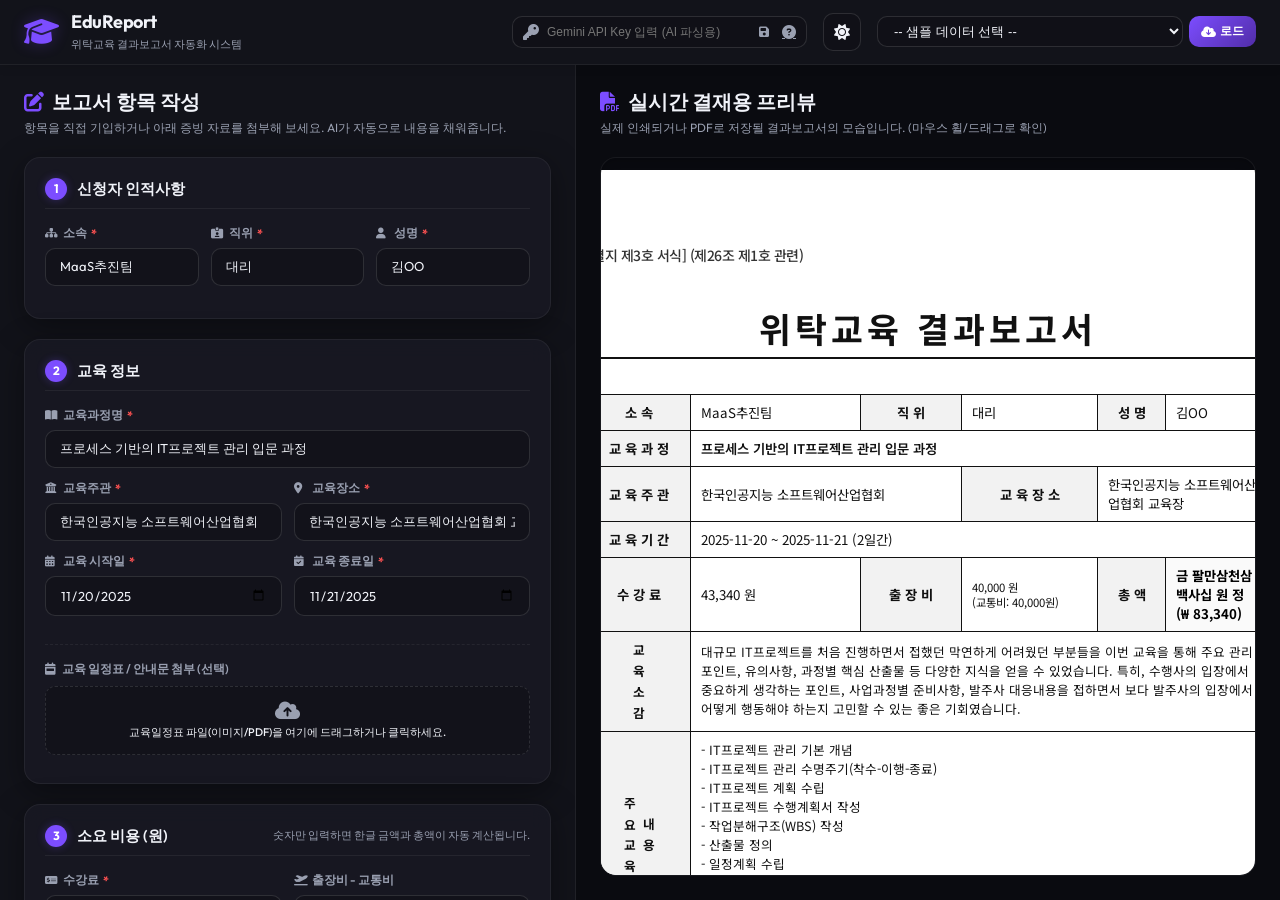
<file: index.html>
<!DOCTYPE html>
<html lang="ko">
<head>
    <meta charset="UTF-8">
    <meta name="viewport" content="width=device-width, initial-scale=1.0">
    <title>위탁교육 결과보고서 자동 작성기</title>
    <!-- Google Fonts: Outfit (UI), Noto Sans KR (Korean Business Document Formal Font) -->
    <link rel="preconnect" href="https://fonts.googleapis.com">
    <link rel="preconnect" href="https://fonts.gstatic.com" crossorigin>
    <link href="https://fonts.googleapis.com/css2?family=Noto+Sans+KR:wght@300;400;500;700&family=Outfit:wght@300;400;500;600;700&display=swap" rel="stylesheet">
    <!-- FontAwesome for Premium Icons -->
    <link rel="stylesheet" href="https://cdnjs.cloudflare.com/ajax/libs/font-awesome/6.4.0/css/all.min.css">
    <link rel="stylesheet" href="style.css">
</head>
<body class="dark-theme"> <!-- Dark mode by default for premium visual aesthetic -->
    <div class="app-container">
        <!-- Top Navigation Bar -->
        <header class="app-header">
            <div class="header-logo">
                <i class="fa-solid fa-graduation-cap logo-icon"></i>
                <div class="logo-text">
                    <h1>EduReport</h1>
                    <span>위탁교육 결과보고서 자동화 시스템</span>
                </div>
            </div>
            <div class="header-controls">
                <div class="api-key-container">
                    <i class="fa-solid fa-key api-icon"></i>
                    <input type="password" id="geminiApiKey" placeholder="Gemini API Key 입력 (AI 파싱용)">
                    <button id="saveApiKeyBtn" title="API Key 저장"><i class="fa-solid fa-save"></i></button>
                    <a href="https://aistudio.google.com/" target="_blank" class="key-help" title="무료 API 키 발급 받기"><i class="fa-solid fa-circle-question"></i></a>
                </div>
                <button id="themeToggle" class="icon-btn" title="테마 변경">
                    <i class="fa-solid fa-sun sun-icon"></i>
                    <i class="fa-solid fa-moon moon-icon"></i>
                </button>
                <div class="preset-selector">
                    <select id="presetSelect">
                        <option value="">-- 샘플 데이터 선택 --</option>
                        <option value="preset1">김인영 - MaaS 프로젝트 관리 과정</option>
                        <option value="preset2">류OO - 안전보건경영시스템 내부심사원 교육</option>
                    </select>
                    <button id="loadPresetBtn" class="primary-btn-sm"><i class="fa-solid fa-cloud-arrow-down"></i> 로드</button>
                </div>
            </div>
        </header>

        <!-- Main Workspace: Split Panel -->
        <main class="app-workspace">
            <!-- Left Side: Editor Form Panel -->
            <section class="editor-panel">
                <div class="panel-header">
                    <h2><i class="fa-solid fa-pen-to-square"></i> 보고서 항목 작성</h2>
                    <p>항목을 직접 기입하거나 아래 증빙 자료를 첨부해 보세요. AI가 자동으로 내용을 채워줍니다.</p>
                </div>

                <!-- AI Dropzones moved inside sections below -->

                <!-- Input Form -->
                <form id="reportForm" class="report-form" novalidate>
                    <!-- 1. 인적 사항 -->
                    <div class="form-section">
                        <div class="section-title">
                            <span class="step-num">1</span>
                            <h3>신청자 인적사항</h3>
                        </div>
                        <div class="form-grid-3">
                            <div class="input-group required-field">
                                <label for="userDept"><i class="fa-solid fa-sitemap"></i> 소속</label>
                                <input type="text" id="userDept" placeholder="예: 경영지원팀" required>
                                <span class="error-msg">소속 부서를 입력해 주세요.</span>
                            </div>
                            <div class="input-group required-field">
                                <label for="userPosition"><i class="fa-solid fa-id-card-clip"></i> 직위</label>
                                <input type="text" id="userPosition" placeholder="예: 대리" required>
                                <span class="error-msg">직위를 입력해 주세요.</span>
                            </div>
                            <div class="input-group required-field">
                                <label for="userName"><i class="fa-solid fa-user"></i> 성명</label>
                                <input type="text" id="userName" placeholder="예: 이시형" required>
                                <span class="error-msg">성명을 입력해 주세요.</span>
                            </div>
                        </div>
                    </div>

                    <!-- 2. 교육 개요 -->
                    <div class="form-section">
                        <div class="section-title">
                            <span class="step-num">2</span>
                            <h3>교육 정보</h3>
                        </div>
                        <div class="input-group required-field">
                            <label for="courseName"><i class="fa-solid fa-book-open"></i> 교육과정명</label>
                            <input type="text" id="courseName" placeholder="예: 안전보건경영시스템(ISO 45001) 구축 및 내부심사원 과정" required>
                            <span class="error-msg">교육과정명을 입력해 주세요.</span>
                        </div>
                        <div class="form-grid-2">
                            <div class="input-group required-field">
                                <label for="courseHost"><i class="fa-solid fa-building-columns"></i> 교육주관</label>
                                <input type="text" id="courseHost" placeholder="예: 한국산업안전협회" required>
                                <span class="error-msg">교육주관 기관을 입력해 주세요.</span>
                            </div>
                            <div class="input-group required-field">
                                <label for="courseLocation"><i class="fa-solid fa-location-dot"></i> 교육장소</label>
                                <input type="text" id="courseLocation" placeholder="예: 서울 교육센터 (또는 재택, 온라인)" required>
                                <span class="error-msg">교육장소를 입력해 주세요.</span>
                            </div>
                        </div>
                        <div class="form-grid-2">
                            <div class="input-group required-field">
                                <label for="startDate"><i class="fa-solid fa-calendar-days"></i> 교육 시작일</label>
                                <input type="date" id="startDate" required>
                                <span class="error-msg">시작일을 설정해 주세요.</span>
                            </div>
                            <div class="input-group required-field">
                                <label for="endDate"><i class="fa-solid fa-calendar-check"></i> 교육 종료일</label>
                                <input type="date" id="endDate" required>
                                <span class="error-msg">종료일을 설정해 주세요.</span>
                            </div>
                        </div>

                        <!-- Step 2: Edu Document Dropzone -->
                        <div class="file-uploader-section">
                            <label class="section-upload-label"><i class="fa-solid fa-calendar-week"></i> 교육 일정표 / 안내문 첨부 (선택)</label>
                            <div class="drop-zone-sm" id="dropZoneEdu">
                                <i class="fa-solid fa-cloud-arrow-up drop-icon-sm"></i>
                                <p>교육일정표 파일(이미지/PDF)을 여기에 드래그하거나 클릭하세요.</p>
                                <input type="file" id="fileInputEdu" accept=".pdf,.png,.jpg,.jpeg" style="display:none;">
                            </div>
                            <div class="upload-list-sm" id="uploadListEdu"></div>
                        </div>
                    </div>

                    <!-- 3. 소요 비용 -->
                    <div class="form-section">
                        <div class="section-title">
                            <span class="step-num">3</span>
                            <h3>소요 비용 (원)</h3>
                            <span class="section-desc">숫자만 입력하면 한글 금액과 총액이 자동 계산됩니다.</span>
                        </div>
                        <div class="form-grid-2">
                            <div class="input-group required-field">
                                <label for="tuitionFee"><i class="fa-solid fa-money-check-dollar"></i> 수강료</label>
                                <input type="number" id="tuitionFee" min="0" value="0" required>
                                <span class="error-msg">수강료를 입력해 주세요. (없을 시 0)</span>
                            </div>
                            <div class="input-group">
                                <label for="transportFee"><i class="fa-solid fa-plane-departure"></i> 출장비 - 교통비</label>
                                <input type="number" id="transportFee" min="0" value="0">
                            </div>
                        </div>
                        <div class="form-grid-3">
                            <div class="input-group">
                                <label for="hotelFee"><i class="fa-solid fa-hotel"></i> 출장비 - 숙박비</label>
                                <input type="number" id="hotelFee" min="0" value="0">
                            </div>
                            <div class="input-group">
                                <label for="mealFee"><i class="fa-solid fa-utensils"></i> 출장비 - 식비</label>
                                <input type="number" id="mealFee" min="0" value="0">
                            </div>
                            <div class="input-group">
                                <label for="allowanceFee"><i class="fa-solid fa-coins"></i> 출장비 - 일비</label>
                                <input type="number" id="allowanceFee" min="0" value="0">
                            </div>
                        </div>
                        <div class="calculation-summary">
                            <div class="calc-row">
                                <span>교육 소요비용:</span>
                                <span id="tripSubtotal">0 원</span>
                            </div>
                            <div class="calc-row total-row">
                                <span>총 합계금액 (수강료+교통비+숙박비+식비+일비):</span>
                                <span id="totalCost">0 원</span>
                            </div>
                        </div>

                        <!-- Step 3: Cost Document Dropzone -->
                        <div class="file-uploader-section">
                            <label class="section-upload-label"><i class="fa-solid fa-receipt"></i> 수강료 및 출장비(교통/숙박 등) 영수증 첨부 (다중 선택)</label>
                            <div class="drop-zone-sm" id="dropZoneCost">
                                <i class="fa-solid fa-cloud-arrow-up drop-icon-sm"></i>
                                <p>영수증 파일들을 여기에 드래그하거나 클릭하세요. (합계 금액이 자동 누적됩니다.)</p>
                                <input type="file" id="fileInputCost" multiple accept=".pdf,.png,.jpg,.jpeg" style="display:none;">
                            </div>
                            <div class="upload-list-sm" id="uploadListCost"></div>
                        </div>
                    </div>

                    <!-- 4. 교육 소감 및 업무 활용 계획 -->
                    <div class="form-section">
                        <div class="section-title">
                            <span class="step-num">4</span>
                            <h3>교육 성과 및 소감</h3>
                        </div>
                        <div class="input-group required-field">
                            <label for="courseOpinion"><i class="fa-solid fa-comment-dots"></i> 교육 소감</label>
                            <textarea id="courseOpinion" rows="4" placeholder="교육을 수강하며 느낀 소감, 지식 획득 및 역량 향상 측면에 대해 서술해주세요." required></textarea>
                            <span class="error-msg">교육 소감을 작성해 주세요.</span>
                        </div>
                        <div class="input-group required-field">
                            <label for="courseContent"><i class="fa-solid fa-align-left"></i> 주요 교육 내용</label>
                            <textarea id="courseContent" rows="6" placeholder="교육과정의 구체적인 학습 과목, 핵심 주제, 실습 내용을 줄바꿈을 사용하여 기입해주세요." required></textarea>
                            <span class="error-msg">주요 교육 내용을 작성해 주세요.</span>
                        </div>
                        <div class="input-group">
                            <label for="businessPlan"><i class="fa-solid fa-briefcase"></i> 업무 활용 계획 (5W 1H)</label>
                            <textarea id="businessPlan" rows="4" placeholder="누가, 언제, 어디서, 무엇을, 어떻게, 왜 업무에 활용할 것인지 서술해 주세요."></textarea>
                        </div>
                        <div class="input-group">
                            <label><i class="fa-solid fa-circle-check"></i> 업무수행 유용성 평가</label>
                            <div class="radio-group">
                                <label class="radio-label">
                                    <input type="radio" name="usefulness" value="매우도움" checked>
                                    <span>매우 도움</span>
                                </label>
                                <label class="radio-label">
                                    <input type="radio" name="usefulness" value="참고">
                                    <span>참고</span>
                                </label>
                                <label class="radio-label">
                                    <input type="radio" name="usefulness" value="필요없음">
                                    <span>필요 없음</span>
                                </label>
                            </div>
                        </div>
                        <div class="input-group">
                            <label><i class="fa-solid fa-graduation-cap"></i> 사내교육 도입 여부</label>
                            <div class="radio-group">
                                <label class="radio-label">
                                    <input type="radio" name="intro" value="도입원함" checked>
                                    <span>도입 원함</span>
                                </label>
                                <label class="radio-label">
                                    <input type="radio" name="intro" value="검토필요">
                                    <span>검토 필요</span>
                                </label>
                                <label class="radio-label">
                                    <input type="radio" name="intro" value="필요없음">
                                    <span>필요 없음</span>
                                </label>
                            </div>
                        </div>

                        <!-- Step 4: Opinion Document Dropzone -->
                        <div class="file-uploader-section">
                            <label class="section-upload-label"><i class="fa-solid fa-file-pdf"></i> 교육 자료 / 교안 / 필기본 첨부 (선택)</label>
                            <div class="drop-zone-sm" id="dropZoneOpinion">
                                <i class="fa-solid fa-cloud-arrow-up drop-icon-sm"></i>
                                <p>교안 자료(PDF/이미지)를 드래그하거나 클릭하여 소감 및 업무활용계획을 자동 생성하세요.</p>
                                <input type="file" id="fileInputOpinion" accept=".pdf,.png,.jpg,.jpeg" style="display:none;">
                            </div>
                            <div class="upload-list-sm" id="uploadListOpinion"></div>
                        </div>
                    </div>

                    <!-- Editor Actions -->
                    <div class="form-actions">
                        <button type="button" id="resetBtn" class="secondary-btn"><i class="fa-solid fa-rotate-left"></i> 작성 내용 초기화</button>
                        <button type="submit" id="printBtn" class="primary-btn"><i class="fa-solid fa-print"></i> 보고서 인쇄 및 PDF 저장</button>
                    </div>
                </form>
            </section>

            <!-- Right Side: Live Document Print Preview Panel -->
            <section class="preview-panel">
                <div class="panel-header">
                    <h2><i class="fa-solid fa-file-pdf"></i> 실시간 결재용 프리뷰</h2>
                    <p>실제 인쇄되거나 PDF로 저장될 결과보고서의 모습입니다. (마우스 휠/드래그로 확인)</p>
                </div>
                
                <div class="preview-container">
                    <!-- A4 Page Wrapper -->
                    <div class="a4-page" id="documentSheet">
                        <!-- Page 1: Main Report -->
                        <div class="sheet-content">
                            <!-- Document Header -->
                            <div class="doc-header">
                                <span class="doc-form-no">[별지 제3호 서식] (제26조 제1호 관련)</span>
                            </div>

                            <!-- Document Title -->
                            <div class="doc-title-section">
                                <div class="doc-title">위탁교육 결과보고서</div>
                            </div>

                            <!-- Main Information Table -->
                            <table class="info-table">
                                <tr>
                                    <th style="width: 15%;">소 속</th>
                                    <td style="width: 25%;" id="p_userDept">-</td>
                                    <th style="width: 15%;">직 위</th>
                                    <td style="width: 20%;" id="p_userPosition">-</td>
                                    <th style="width: 10%;">성 명</th>
                                    <td style="width: 15%;" id="p_userName">-</td>
                                </tr>
                                <tr>
                                    <th>교 육 과 정</th>
                                    <td colspan="5" id="p_courseName" class="bold-text">-</td>
                                </tr>
                                <tr>
                                    <th>교 육 주 관</th>
                                    <td colspan="2" id="p_courseHost">-</td>
                                    <th>교 육 장 소</th>
                                    <td colspan="2" id="p_courseLocation">-</td>
                                </tr>
                                <tr>
                                    <th>교 육 기 간</th>
                                    <td colspan="5" id="p_coursePeriod">-</td>
                                </tr>
                                <tr>
                                    <th>수 강 료</th>
                                    <td id="p_tuitionFee">-</td>
                                    <th>출 장 비</th>
                                    <td id="p_tripSubtotal" style="white-space: pre-line; font-size: 8.5pt; line-height: 1.3;">-</td>
                                    <th>총 액</th>
                                    <td id="p_totalCost" class="total-cost-cell">-</td>
                                </tr>
                                <tr>
                                    <th class="vertical-header">교 육 소 감</th>
                                    <td colspan="5" class="textarea-cell">
                                        <div id="p_courseOpinion" class="text-content-area"></div>
                                    </td>
                                </tr>
                                <tr>
                                    <th class="vertical-header">주 요 교 육<br>내 용</th>
                                    <td colspan="5" class="textarea-cell">
                                        <div id="p_courseContent" class="text-content-area"></div>
                                    </td>
                                </tr>
                                <tr>
                                    <th class="vertical-header">업 무 활 용<br>계 획<br>(5W1H)</th>
                                    <td colspan="5" class="textarea-cell">
                                        <div id="p_businessPlan" class="text-content-area"></div>
                                    </td>
                                </tr>
                                <tr>
                                    <th rowspan="2" class="vertical-header" style="width: 15%;">평 가<br>(해당란에<br>○표)</th>
                                    <th style="width: 15%;">업무수행 유용성</th>
                                    <td colspan="4">
                                        <div class="checkbox-preview">
                                            <span class="chk-box" id="chk_help_very"><span class="box-frame">[   ]</span> 매우도움</span>
                                            <span class="chk-box" id="chk_help_ref"><span class="box-frame">[   ]</span> 참고</span>
                                            <span class="chk-box" id="chk_help_none"><span class="box-frame">[   ]</span> 필요 없음</span>
                                        </div>
                                    </td>
                                </tr>
                                <tr>
                                    <th>사내교육 도입</th>
                                    <td colspan="4">
                                        <div class="checkbox-preview">
                                            <span class="chk-box" id="chk_intro_yes"><span class="box-frame">[   ]</span> 도입원함</span>
                                            <span class="chk-box" id="chk_intro_need"><span class="box-frame">[   ]</span> 검토필요</span>
                                            <span class="chk-box" id="chk_intro_none"><span class="box-frame">[   ]</span> 필요 없음</span>
                                        </div>
                                    </td>
                                </tr>
                            </table>

                            <div class="declaration-section">
                                <p>위와 같이 위탁교육 결과를 보고합니다.</p>
                                <div class="report-date" id="p_reportDate">2026 년 06 월 11 일</div>
                                <div class="reporter-sig">보고자 : <span id="p_reporterName">-</span> (서명)</div>
                            </div>
                        </div>
                    </div>

                    <!-- Annex Pages (Appended dynamically when receipts are uploaded) -->
                    <div id="annexContainer"></div>
                </div>
            </section>
        </main>
    </div>

    <!-- Toast Notification Container -->
    <div id="toastContainer" class="toast-container"></div>

    <!-- AI Parsing Loader Overlay -->
    <div id="loaderOverlay" class="loader-overlay">
        <div class="loader-content">
            <div class="spinner"></div>
            <h3>AI가 증빙 문서를 정밀 분석하고 있습니다...</h3>
            <p id="loaderMessage">영수증에서 교통비, 일자, 교육정보를 매핑하는 중입니다.</p>
        </div>
    </div>
    <script src="app.js"></script>
</body>
</html>
</file>
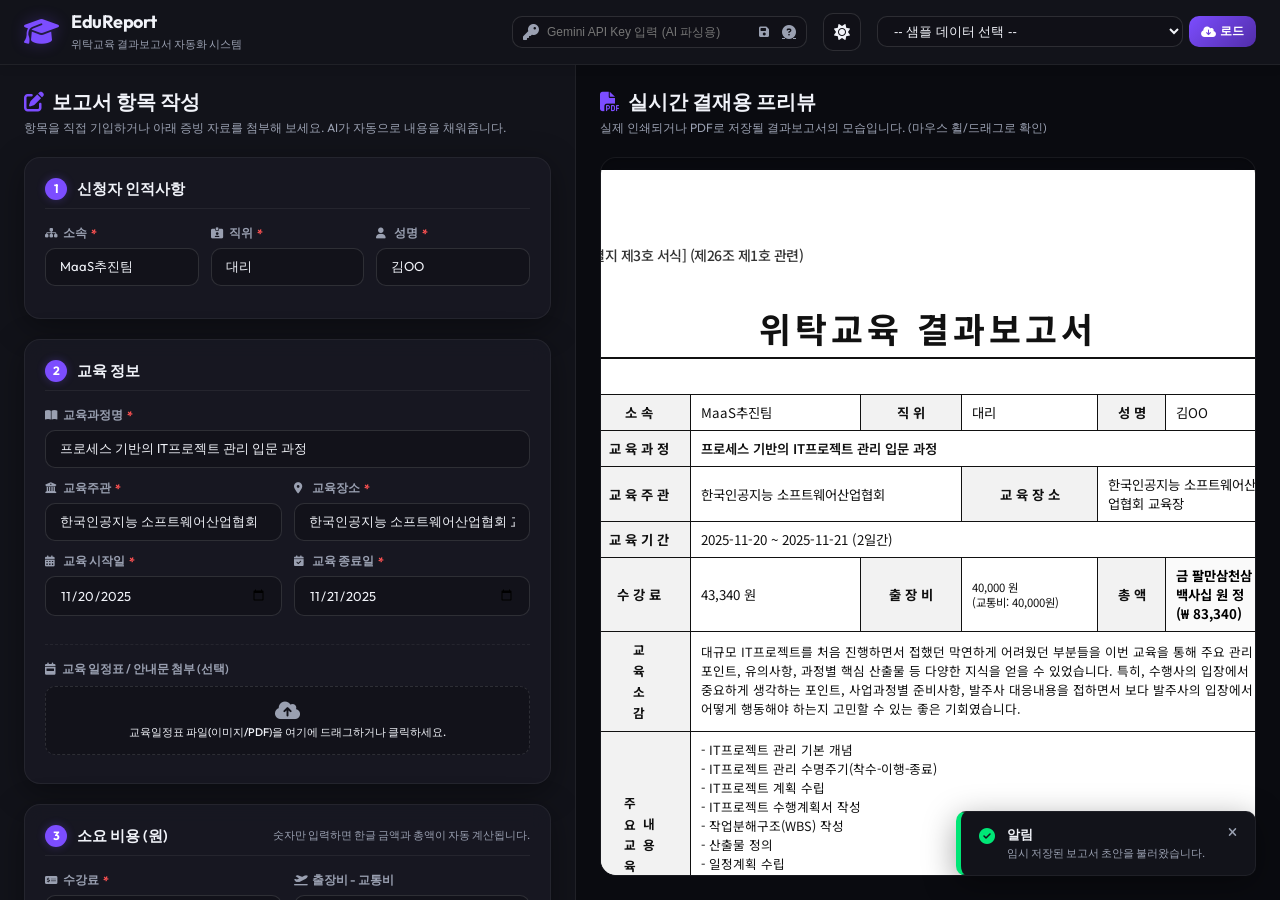
<file: edu_report_builder.html>
<!DOCTYPE html>
<html lang="ko">
<head>
    <meta charset="UTF-8">
    <meta name="viewport" content="width=device-width, initial-scale=1.0">
    <title>위탁교육 결과보고서 자동 작성기</title>
    <!-- Google Fonts: Outfit (UI), Noto Sans KR (Korean Business Document Formal Font) -->
    <link rel="preconnect" href="https://fonts.googleapis.com">
    <link rel="preconnect" href="https://fonts.gstatic.com" crossorigin>
    <link href="https://fonts.googleapis.com/css2?family=Noto+Sans+KR:wght@300;400;500;700&family=Outfit:wght@300;400;500;600;700&display=swap" rel="stylesheet">
    <!-- FontAwesome for Premium Icons -->
    <link rel="stylesheet" href="https://cdnjs.cloudflare.com/ajax/libs/font-awesome/6.4.0/css/all.min.css">
    <style>
/* 
 * EduReport Premium CSS Styling
 * Includes Dark/Light Modern UI Design and High-Fidelity Paper Print styling
 */

:root {
    /* Color Palette - Dark Theme (Default) */
    --bg-primary: #0a0b10;
    --bg-secondary: #12131a;
    --card-bg: rgba(26, 27, 38, 0.7);
    --card-border: rgba(255, 255, 255, 0.06);
    --text-primary: #f1f3f9;
    --text-secondary: #9aa0b1;
    --accent-color: #7c4dff;
    --accent-glow: rgba(124, 77, 255, 0.3);
    --accent-hover: #9e75ff;
    --success-color: #00e676;
    --error-color: #ff5252;
    --error-bg: rgba(255, 82, 82, 0.15);
    --input-bg: rgba(15, 16, 22, 0.6);
    --input-border: rgba(255, 255, 255, 0.12);
    
    /* Layout Tokens */
    --shadow-premium: 0 8px 32px 0 rgba(0, 0, 0, 0.37);
    --border-radius-lg: 16px;
    --border-radius-md: 10px;
    --border-radius-sm: 6px;
    --font-ui: 'Outfit', 'Inter', sans-serif;
    --font-doc: 'Noto Sans KR', sans-serif;
}

/* Light Theme Variables */
.light-theme {
    --bg-primary: #f0f2f6;
    --bg-secondary: #ffffff;
    --card-bg: rgba(255, 255, 255, 0.85);
    --card-border: rgba(0, 0, 0, 0.06);
    --text-primary: #1e202c;
    --text-secondary: #5a5f73;
    --accent-color: #6200ea;
    --accent-glow: rgba(98, 0, 234, 0.2);
    --accent-hover: #3700b3;
    --success-color: #00c853;
    --error-color: #d50000;
    --error-bg: rgba(213, 0, 0, 0.08);
    --input-bg: #ffffff;
    --input-border: rgba(0, 0, 0, 0.15);
    --shadow-premium: 0 8px 24px 0 rgba(149, 157, 165, 0.15);
}

/* Global Reset */
* {
    margin: 0;
    padding: 0;
    box-sizing: border-box;
    transition: background-color 0.3s ease, border-color 0.3s ease, color 0.3s ease, box-shadow 0.3s ease;
}

body {
    background-color: var(--bg-primary);
    color: var(--text-primary);
    font-family: var(--font-ui);
    overflow-x: hidden;
    height: 100vh;
}

/* App Layout */
.app-container {
    display: flex;
    flex-direction: column;
    height: 100vh;
}

/* Top Header */
.app-header {
    background-color: var(--bg-secondary);
    border-bottom: 1px solid var(--card-border);
    padding: 12px 24px;
    display: flex;
    justify-content: space-between;
    align-items: center;
    z-index: 100;
    box-shadow: 0 2px 10px rgba(0, 0, 0, 0.1);
}

.header-logo {
    display: flex;
    align-items: center;
    gap: 12px;
}

.logo-icon {
    font-size: 28px;
    color: var(--accent-color);
    text-shadow: 0 0 15px var(--accent-glow);
}

.logo-text h1 {
    font-size: 18px;
    font-weight: 700;
    letter-spacing: -0.5px;
    line-height: 1.1;
}

.logo-text span {
    font-size: 11px;
    color: var(--text-secondary);
}

.header-controls {
    display: flex;
    align-items: center;
    gap: 16px;
}

/* API Key Input Styling */
.api-key-container {
    display: flex;
    align-items: center;
    background-color: var(--input-bg);
    border: 1px solid var(--input-border);
    border-radius: var(--border-radius-md);
    padding: 4px 10px;
    gap: 8px;
}

.api-key-container input {
    background: transparent;
    border: none;
    outline: none;
    color: var(--text-primary);
    font-size: 12px;
    width: 200px;
}

.api-icon {
    color: var(--text-secondary);
}

.key-help {
    color: var(--text-secondary);
    font-size: 14px;
    display: flex;
    align-items: center;
}

.key-help:hover {
    color: var(--accent-color);
}

#saveApiKeyBtn {
    background: transparent;
    border: none;
    color: var(--text-secondary);
    cursor: pointer;
    font-size: 12px;
    padding: 4px;
}

#saveApiKeyBtn:hover {
    color: var(--success-color);
}

.api-key-saved {
    border-color: var(--success-color) !important;
}

.api-key-saved .api-icon {
    color: var(--success-color);
}

/* Preset Selector & Theme Toggle */
.preset-selector {
    display: flex;
    gap: 6px;
}

.preset-selector select {
    background-color: var(--input-bg);
    color: var(--text-primary);
    border: 1px solid var(--input-border);
    border-radius: var(--border-radius-md);
    padding: 6px 12px;
    font-size: 13px;
    outline: none;
    cursor: pointer;
}

.icon-btn {
    background-color: var(--input-bg);
    border: 1px solid var(--input-border);
    color: var(--text-primary);
    cursor: pointer;
    width: 38px;
    height: 38px;
    border-radius: var(--border-radius-md);
    display: flex;
    align-items: center;
    justify-content: center;
    font-size: 16px;
}

.icon-btn:hover {
    border-color: var(--accent-color);
    color: var(--accent-color);
    box-shadow: 0 0 10px var(--accent-glow);
}

body.dark-theme .sun-icon { display: block; }
body.dark-theme .moon-icon { display: none; }
body:not(.dark-theme) .sun-icon { display: none; }
body:not(.dark-theme) .moon-icon { display: block; }

/* Workspace Split Layout */
.app-workspace {
    display: flex;
    flex: 1;
    overflow: hidden;
}

/* Panel Common Settings */
.editor-panel, .preview-panel {
    display: flex;
    flex-direction: column;
    height: 100%;
}

.editor-panel {
    width: 45%;
    min-width: 450px;
    border-right: 1px solid var(--card-border);
    background-color: var(--bg-secondary);
    overflow-y: auto;
    padding: 24px;
}

.preview-panel {
    width: 55%;
    background-color: var(--bg-primary);
    overflow: hidden;
    padding: 24px;
}

.panel-header {
    margin-bottom: 20px;
}

.panel-header h2 {
    font-size: 20px;
    font-weight: 600;
    display: flex;
    align-items: center;
    gap: 8px;
    color: var(--text-primary);
}

.panel-header h2 i {
    color: var(--accent-color);
}

.panel-header p {
    font-size: 12px;
    color: var(--text-secondary);
    margin-top: 4px;
}

/* File Uploader Card */
.file-uploader-card {
    background-color: var(--card-bg);
    border: 1px solid var(--card-border);
    border-radius: var(--border-radius-lg);
    padding: 16px;
    margin-bottom: 24px;
    box-shadow: var(--shadow-premium);
    backdrop-filter: blur(10px);
}

.card-title {
    display: flex;
    justify-content: space-between;
    align-items: center;
    margin-bottom: 12px;
}

.card-title h3 {
    font-size: 14px;
    font-weight: 600;
    display: flex;
    align-items: center;
    gap: 6px;
}

.badge {
    padding: 2px 8px;
    border-radius: 20px;
    font-size: 10px;
    font-weight: 700;
    text-transform: uppercase;
}

.ai-badge {
    background: linear-gradient(135deg, var(--accent-color), #00e5ff);
    color: white;
    box-shadow: 0 0 10px var(--accent-glow);
}

.drop-zone {
    border: 2px dashed var(--input-border);
    border-radius: var(--border-radius-md);
    padding: 20px;
    text-align: center;
    cursor: pointer;
    transition: all 0.2s ease;
}

.drop-zone:hover, .drop-zone.dragover {
    border-color: var(--accent-color);
    background-color: rgba(124, 77, 255, 0.05);
}

.drop-icon {
    font-size: 28px;
    color: var(--text-secondary);
    margin-bottom: 8px;
}

.drop-zone p {
    font-size: 12px;
    color: var(--text-primary);
    font-weight: 500;
}

.file-limits {
    font-size: 10px;
    color: var(--text-secondary);
    display: block;
    margin-top: 4px;
}

/* Upload List */
.upload-list {
    margin-top: 12px;
    display: flex;
    flex-direction: column;
    gap: 8px;
}

.file-item {
    background-color: var(--input-bg);
    border: 1px solid var(--input-border);
    border-radius: var(--border-radius-md);
    padding: 8px 12px;
    display: flex;
    align-items: center;
    justify-content: space-between;
    font-size: 12px;
    animation: slideIn 0.3s ease;
}

.file-info {
    display: flex;
    align-items: center;
    gap: 8px;
    overflow: hidden;
}

.file-info i {
    font-size: 16px;
    color: var(--accent-color);
}

.file-name {
    font-weight: 500;
    white-space: nowrap;
    overflow: hidden;
    text-overflow: ellipsis;
    max-width: 200px;
}

.file-size {
    color: var(--text-secondary);
    font-size: 10px;
}

.file-status {
    display: flex;
    align-items: center;
    gap: 8px;
}

.status-badge {
    font-size: 9px;
    padding: 2px 6px;
    border-radius: 4px;
}

.status-parsing {
    background-color: rgba(255, 167, 38, 0.2);
    color: #ffa726;
}

.status-success {
    background-color: rgba(0, 230, 118, 0.2);
    color: var(--success-color);
}

.delete-file-btn {
    background: transparent;
    border: none;
    color: var(--text-secondary);
    cursor: pointer;
    font-size: 14px;
}

.delete-file-btn:hover {
    color: var(--error-color);
}

/* Report Form Details */
.report-form {
    display: flex;
    flex-direction: column;
    gap: 20px;
}

.form-section {
    background-color: var(--card-bg);
    border: 1px solid var(--card-border);
    border-radius: var(--border-radius-lg);
    padding: 20px;
    box-shadow: var(--shadow-premium);
    backdrop-filter: blur(10px);
}

.section-title {
    display: flex;
    align-items: center;
    gap: 10px;
    margin-bottom: 16px;
    border-bottom: 1px solid var(--card-border);
    padding-bottom: 8px;
}

.step-num {
    background-color: var(--accent-color);
    color: white;
    width: 22px;
    height: 22px;
    border-radius: 50%;
    display: flex;
    align-items: center;
    justify-content: center;
    font-size: 12px;
    font-weight: 700;
    box-shadow: 0 0 8px var(--accent-glow);
}

.section-title h3 {
    font-size: 15px;
    font-weight: 600;
}

.section-desc {
    font-size: 11px;
    color: var(--text-secondary);
    margin-left: auto;
}

/* Grids & Input Layouts */
.form-grid-3 {
    display: grid;
    grid-template-columns: repeat(3, 1fr);
    gap: 12px;
}

.form-grid-2 {
    display: grid;
    grid-template-columns: repeat(2, 1fr);
    gap: 12px;
}

.input-group {
    display: flex;
    flex-direction: column;
    gap: 6px;
    margin-bottom: 12px;
}

.input-group label {
    font-size: 12px;
    font-weight: 600;
    color: var(--text-secondary);
    display: flex;
    align-items: center;
    gap: 4px;
}

.input-group label i {
    font-size: 11px;
    width: 14px;
}

/* Inputs, Textareas styling */
.input-group input[type="text"],
.input-group input[type="number"],
.input-group input[type="date"],
.input-group select,
.input-group textarea {
    background-color: var(--input-bg);
    border: 1px solid var(--input-border);
    border-radius: var(--border-radius-md);
    padding: 10px 14px;
    color: var(--text-primary);
    font-family: var(--font-ui);
    font-size: 13px;
    outline: none;
    width: 100%;
}

.input-group input:focus,
.input-group select:focus,
.input-group textarea:focus {
    border-color: var(--accent-color);
    box-shadow: 0 0 8px var(--accent-glow);
}

.input-group textarea {
    resize: vertical;
}

/* Form Validation Styling (Required fields) */
.required-field label::after {
    content: ' *';
    color: var(--error-color);
    font-weight: bold;
}

.error-msg {
    display: none;
    color: var(--error-color);
    font-size: 11px;
    font-weight: 500;
    margin-top: 2px;
}

/* Invalid state */
.input-invalid input,
.input-invalid textarea,
.input-invalid select {
    border-color: var(--error-color) !important;
    background-color: var(--error-bg) !important;
}

.input-invalid .error-msg {
    display: block;
    animation: shake 0.3s ease;
}

/* Highlight visual cue for AI auto-filled fields */
@keyframes autoFillHighlight {
    0% {
        box-shadow: 0 0 0 3px rgba(0, 230, 118, 0.4);
        border-color: var(--success-color);
    }
    100% {
        box-shadow: none;
    }
}

.ai-highlighted {
    animation: autoFillHighlight 1.5s ease;
    border-color: var(--success-color) !important;
}

/* Calculation summary section */
.calculation-summary {
    background-color: var(--input-bg);
    border: 1px solid var(--input-border);
    border-radius: var(--border-radius-md);
    padding: 12px 16px;
    margin-top: 10px;
    display: flex;
    flex-direction: column;
    gap: 8px;
}

.calc-row {
    display: flex;
    justify-content: space-between;
    font-size: 12px;
    color: var(--text-secondary);
}

.calc-row span:last-child {
    font-weight: 600;
    color: var(--text-primary);
}

.total-row {
    border-top: 1px solid var(--input-border);
    padding-top: 8px;
    font-size: 14px;
    font-weight: 700;
    color: var(--accent-color);
}

.total-row span:first-child {
    color: var(--text-primary);
}

.total-row span:last-child {
    color: var(--accent-color);
    font-size: 16px;
}

/* Radio buttons group */
.radio-group {
    display: flex;
    gap: 16px;
    margin-top: 4px;
}

.radio-label {
    display: flex;
    align-items: center;
    gap: 6px;
    font-size: 13px;
    cursor: pointer;
}

.radio-label input {
    accent-color: var(--accent-color);
    width: 16px;
    height: 16px;
}

/* Buttons */
.form-actions {
    display: flex;
    gap: 12px;
    margin-top: 10px;
}

.primary-btn {
    background: linear-gradient(135deg, var(--accent-color), #512da8);
    color: white;
    border: none;
    border-radius: var(--border-radius-md);
    padding: 12px 24px;
    font-size: 14px;
    font-weight: 700;
    cursor: pointer;
    display: flex;
    align-items: center;
    justify-content: center;
    gap: 8px;
    flex: 2;
    box-shadow: 0 4px 15px var(--accent-glow);
}

.primary-btn:hover {
    background: linear-gradient(135deg, var(--accent-hover), #673ab7);
    transform: translateY(-1px);
    box-shadow: 0 6px 20px var(--accent-glow);
}

.secondary-btn {
    background-color: transparent;
    border: 1px solid var(--input-border);
    color: var(--text-primary);
    border-radius: var(--border-radius-md);
    padding: 12px 18px;
    font-size: 13px;
    font-weight: 600;
    cursor: pointer;
    display: flex;
    align-items: center;
    justify-content: center;
    gap: 8px;
    flex: 1;
}

.secondary-btn:hover {
    background-color: rgba(255, 255, 255, 0.04);
    border-color: var(--text-secondary);
}

.primary-btn-sm {
    background: linear-gradient(135deg, var(--accent-color), #512da8);
    color: white;
    border: none;
    border-radius: var(--border-radius-md);
    padding: 6px 12px;
    font-size: 12px;
    font-weight: 600;
    cursor: pointer;
    display: flex;
    align-items: center;
    gap: 4px;
}

.primary-btn-sm:hover {
    box-shadow: 0 0 8px var(--accent-glow);
}

/* Document Live Print Preview Pane styling */
.preview-panel {
    display: flex;
    flex-direction: column;
}

.preview-container {
    flex: 1;
    overflow-y: auto;
    display: flex;
    flex-direction: column;
    align-items: center;
    gap: 24px;
    padding: 12px;
    border: 1px solid var(--card-border);
    border-radius: var(--border-radius-lg);
    background-color: var(--bg-primary);
    box-shadow: inset 0 2px 8px rgba(0, 0, 0, 0.2);
}

/* Paper Sheet Size Emulation (A4 size in ratio) */
.a4-page {
    width: 210mm;
    min-height: 297mm;
    padding: 20mm 15mm 20mm 15mm;
    background-color: #ffffff;
    color: #111111;
    font-family: var(--font-doc);
    box-shadow: 0 4px 20px rgba(0,0,0,0.15);
    position: relative;
    border-radius: 4px;
    display: flex;
    flex-direction: column;
}

.sheet-content {
    display: flex;
    flex-direction: column;
    height: 100%;
}

/* Formal Report Internal Styling */
.doc-header {
    display: flex;
    justify-content: space-between;
    font-size: 10.5pt;
    font-weight: 500;
    color: #333333;
    margin-bottom: 10mm;
}

.doc-form-no {
    letter-spacing: -0.5px;
}

.doc-title-section {
    display: flex;
    justify-content: space-between;
    align-items: flex-end;
    margin-bottom: 8mm;
    gap: 20px;
}

.doc-title {
    font-size: 26pt;
    font-weight: 700;
    text-align: center;
    letter-spacing: 4px;
    border-bottom: 2px double #111111;
    padding-bottom: 4px;
    flex: 1;
    margin-bottom: 5px;
}

/* Approval 결재 Grid */
.approval-table {
    border-collapse: collapse;
    font-size: 9pt;
    text-align: center;
    width: 240px;
}

.approval-table th, .approval-table td {
    border: 1px solid #111111;
    padding: 4px;
    width: 50px;
}

.approval-title-cell {
    width: 20px !important;
    background-color: #f2f2f2;
    font-weight: 700;
    font-size: 8pt;
    padding: 4px 2px !important;
}

.approval-table th:not(.approval-title-cell) {
    background-color: #f2f2f2;
    font-weight: 600;
    height: 20px;
}

.sign-space {
    height: 38px;
}

.date-space {
    height: 14px;
    color: #888888;
    font-size: 7.5pt;
}

/* Info Table - Main Report */
.info-table {
    width: 100%;
    border-collapse: collapse;
    margin-bottom: 6mm;
    font-size: 10pt;
}

.info-table th, .info-table td {
    border: 1px solid #111111;
    padding: 8px 10px;
    vertical-align: middle;
}

.info-table th {
    background-color: #f2f2f2;
    font-weight: 700;
    text-align: center;
    color: #111111;
}

.vertical-header {
    writing-mode: vertical-lr; /* Vertically written title cells for traditional Korean corporate layouts */
    text-orientation: keep-upright;
    letter-spacing: 2px;
    font-size: 9.5pt;
    text-align: center !important;
    padding: 10px 5px !important;
}

.bold-text {
    font-weight: 600;
}

.exp-sub-row {
    font-size: 9.5pt;
    color: #333333;
}

.total-cost-cell {
    font-weight: 700;
    color: #000000;
    background-color: #fafafa;
}

.textarea-cell {
    height: 100px;
    vertical-align: top;
    padding: 8px;
}

.text-content-area {
    white-space: pre-wrap;
    font-size: 9.5pt;
    line-height: 1.5;
    color: #111111;
    min-height: 80px;
}

.checkbox-preview {
    display: flex;
    gap: 20px;
}

.chk-box {
    display: flex;
    align-items: center;
    gap: 6px;
    font-size: 9.5pt;
}

.chk-box-checked {
    font-weight: 700;
}

.chk-box-checked i {
    color: #111111;
    font-weight: 900;
}

/* Formal Document Footer Signature Declaration */
.declaration-section {
    margin-top: auto;
    text-align: center;
    display: flex;
    flex-direction: column;
    gap: 15px;
    padding-top: 10mm;
}

.declaration-section p {
    font-size: 12pt;
    font-weight: 500;
}

.report-date {
    font-size: 13pt;
    font-weight: 500;
    letter-spacing: 1px;
}

.reporter-sig {
    font-size: 12pt;
    font-weight: 600;
    text-align: right;
    padding-right: 20mm;
    margin-top: 5mm;
}

/* Annex Page (Attached receipts page) */
.annex-page {
    width: 210mm;
    min-height: 297mm;
    padding: 20mm 15mm 20mm 15mm;
    background-color: #ffffff;
    color: #111111;
    font-family: var(--font-doc);
    box-shadow: 0 4px 20px rgba(0,0,0,0.15);
    border-radius: 4px;
    display: flex;
    flex-direction: column;
    page-break-before: always;
}

.annex-title {
    font-size: 18pt;
    font-weight: 700;
    border-bottom: 2px solid #111111;
    padding-bottom: 6px;
    margin-bottom: 8mm;
    display: flex;
    justify-content: space-between;
    align-items: flex-end;
}

.annex-no {
    font-size: 11pt;
    font-weight: 500;
    color: #555555;
}

.annex-meta {
    margin-bottom: 6mm;
    font-size: 10pt;
    background-color: #f9f9f9;
    border: 1px solid #dddddd;
    padding: 10px 14px;
    border-radius: 4px;
}

.annex-meta p {
    margin-bottom: 4px;
}

.annex-meta p:last-child {
    margin-bottom: 0;
}

.annex-meta-label {
    font-weight: 700;
    color: #333333;
}

.receipt-image-container {
    flex: 1;
    border: 1px dashed #cccccc;
    border-radius: 6px;
    display: flex;
    align-items: center;
    justify-content: center;
    background-color: #fafafa;
    overflow: hidden;
    padding: 10px;
    min-height: 120mm;
    max-height: 180mm;
}

.receipt-image-container img {
    max-width: 100%;
    max-height: 100%;
    object-fit: contain;
    box-shadow: 0 2px 8px rgba(0,0,0,0.08);
}

.annex-pdf-viewer {
    width: 100%;
    height: 100%;
    min-height: 160mm;
    border: none;
    background-color: #ffffff;
}

.receipt-pdf-placeholder {
    display: flex;
    flex-direction: column;
    align-items: center;
    justify-content: center;
    gap: 12px;
    color: #555555;
    font-size: 13pt;
    text-align: center;
}

.receipt-pdf-placeholder i {
    font-size: 50px;
    color: #ff5252;
}

/* Toast System */
.toast-container {
    position: fixed;
    bottom: 24px;
    right: 24px;
    display: flex;
    flex-direction: column;
    gap: 10px;
    z-index: 1000;
}

.toast {
    min-width: 300px;
    max-width: 450px;
    background-color: var(--bg-secondary);
    color: var(--text-primary);
    border: 1px solid var(--card-border);
    border-left: 5px solid var(--accent-color);
    border-radius: var(--border-radius-md);
    padding: 14px 18px;
    box-shadow: var(--shadow-premium);
    display: flex;
    align-items: flex-start;
    gap: 12px;
    animation: toastSlideIn 0.3s cubic-bezier(0.175, 0.885, 0.32, 1.275);
}

.toast-success {
    border-left-color: var(--success-color);
}

.toast-error {
    border-left-color: var(--error-color);
}

.toast-icon {
    font-size: 16px;
    margin-top: 2px;
}

.toast-success .toast-icon { color: var(--success-color); }
.toast-error .toast-icon { color: var(--error-color); }

.toast-content {
    flex: 1;
}

.toast-title {
    font-size: 13px;
    font-weight: 700;
    margin-bottom: 2px;
}

.toast-message {
    font-size: 11px;
    color: var(--text-secondary);
    line-height: 1.4;
}

.toast-close {
    background: transparent;
    border: none;
    color: var(--text-secondary);
    cursor: pointer;
    font-size: 12px;
}

.toast-close:hover {
    color: var(--text-primary);
}

/* Loader Overlay for AI Processing */
.loader-overlay {
    position: fixed;
    top: 0;
    left: 0;
    width: 100vw;
    height: 100vh;
    background-color: rgba(10, 11, 16, 0.85);
    backdrop-filter: blur(10px);
    z-index: 2000;
    display: none;
    align-items: center;
    justify-content: center;
}

.loader-content {
    text-align: center;
    color: white;
    display: flex;
    flex-direction: column;
    align-items: center;
    gap: 16px;
}

.spinner {
    width: 50px;
    height: 50px;
    border: 4px solid rgba(255, 255, 255, 0.1);
    border-left-color: var(--accent-color);
    border-radius: 50%;
    animation: spin 1s linear infinite;
    box-shadow: 0 0 15px var(--accent-glow);
}

.loader-content h3 {
    font-size: 18px;
    font-weight: 600;
}

.loader-content p {
    font-size: 13px;
    color: var(--text-secondary);
}

/* Animations */
@keyframes spin {
    0% { transform: rotate(0deg); }
    100% { transform: rotate(360deg); }
}

@keyframes slideIn {
    from { opacity: 0; transform: translateY(10px); }
    to { opacity: 1; transform: translateY(0); }
}

@keyframes toastSlideIn {
    from { opacity: 0; transform: translateX(50px); }
    to { opacity: 1; transform: translateX(0); }
}

@keyframes shake {
    0%, 100% { transform: translateX(0); }
    20%, 60% { transform: translateX(-6px); }
    40%, 80% { transform: translateX(6px); }
}

/* ==========================================
   PRINT MEDIA STYLES - CRITICAL FOR A4 PRINT
   ========================================== */
@media print {
    /* Hide all UI elements, backgrounds, headers, and editor panels */
    html, body {
        background-color: #ffffff !important;
        color: #000000 !important;
        height: auto !important;
        overflow: visible !important;
        font-family: 'Noto Sans KR', sans-serif !important;
    }

    /* Hide specific UI panels and controls */
    .app-header, .editor-panel, .toast-container, .loader-overlay, .panel-header {
        display: none !important;
    }

    /* Reset structural containers to prevent hiding print elements */
    .app-container, .app-workspace, .preview-panel {
        display: block !important;
        position: static !important;
        width: 100% !important;
        height: auto !important;
        padding: 0 !important;
        margin: 0 !important;
        border: none !important;
        background: transparent !important;
        overflow: visible !important;
    }

    /* Only show the print sheet and its annex pages */
    .preview-container {
        display: block !important;
        overflow: visible !important;
        border: none !important;
        background: transparent !important;
        box-shadow: none !important;
        padding: 0 !important;
        margin: 0 !important;
        width: 100% !important;
        height: auto !important;
    }

    .a4-page, .annex-page {
        width: 210mm !important;
        height: auto !important; /* Prevent content overflow overlap */
        min-height: 297mm !important;
        padding: 20mm 15mm 20mm 15mm !important;
        margin: 0 auto !important;
        background-color: #ffffff !important;
        color: #000000 !important;
        box-shadow: none !important;
        page-break-after: always !important;
        border-radius: 0 !important;
        border: none !important;
        display: block !important; /* Changed from flex to block to fix overflow overlap */
    }

    .sheet-content {
        display: block !important;
        height: auto !important;
    }

    .annex-page {
        page-break-before: always !important;
        page-break-inside: avoid !important;
    }

    .declaration-section {
        margin-top: 15mm !important; /* Space between table and declaration in print */
        page-break-inside: avoid !important;
    }

    .info-table tr {
        page-break-inside: avoid !important;
    }

    .receipt-image-container {
        display: block !important;
        height: 220mm !important;
        max-height: none !important;
        min-height: auto !important;
        border: none !important;
        background-color: #ffffff !important;
        padding: 0 !important;
        overflow: visible !important;
    }

    .annex-pdf-viewer {
        width: 100% !important;
        height: 100% !important;
        border: none !important;
        background-color: #ffffff !important;
    }

    /* Print tables adjustments */
    .approval-table th, .approval-table td,
    .info-table th, .info-table td {
        border: 1px solid #000000 !important;
        color: #000000 !important;
    }

    .approval-table th, .info-table th {
        background-color: #f2f2f2 !important;
        -webkit-print-color-adjust: exact !important;
        print-color-adjust: exact !important;
    }

    .total-cost-cell {
        background-color: #fafafa !important;
        -webkit-print-color-adjust: exact !important;
        print-color-adjust: exact !important;
    }

    .text-content-area {
        color: #000000 !important;
    }
}


/* ==========================================
   Section-Specific Small File Uploaders
   ========================================== */
.file-uploader-section {
    margin-top: 16px;
    border-top: 1px dashed var(--card-border);
    padding-top: 16px;
}

.section-upload-label {
    font-size: 12px;
    font-weight: 600;
    color: var(--text-secondary);
    margin-bottom: 8px;
    display: flex;
    align-items: center;
    gap: 6px;
}

.drop-zone-sm {
    border: 1.5px dashed var(--input-border);
    border-radius: var(--border-radius-md);
    padding: 14px;
    text-align: center;
    cursor: pointer;
    background-color: var(--input-bg);
    transition: all 0.2s ease;
}

.drop-zone-sm:hover, .drop-zone-sm.dragover {
    border-color: var(--accent-color);
    background-color: rgba(124, 77, 255, 0.05);
}

.drop-icon-sm {
    font-size: 20px;
    color: var(--text-secondary);
    margin-bottom: 4px;
}

.drop-zone-sm p {
    font-size: 11px;
    color: var(--text-primary);
    font-weight: 500;
}

.upload-list-sm {
    margin-top: 8px;
    display: flex;
    flex-direction: column;
    gap: 6px;
}

</style>
</head>
<body class="dark-theme"> <!-- Dark mode by default for premium visual aesthetic -->
    <div class="app-container">
        <!-- Top Navigation Bar -->
        <header class="app-header">
            <div class="header-logo">
                <i class="fa-solid fa-graduation-cap logo-icon"></i>
                <div class="logo-text">
                    <h1>EduReport</h1>
                    <span>위탁교육 결과보고서 자동화 시스템</span>
                </div>
            </div>
            <div class="header-controls">
                <div class="api-key-container">
                    <i class="fa-solid fa-key api-icon"></i>
                    <input type="password" id="geminiApiKey" placeholder="Gemini API Key 입력 (AI 파싱용)">
                    <button id="saveApiKeyBtn" title="API Key 저장"><i class="fa-solid fa-save"></i></button>
                    <a href="https://aistudio.google.com/" target="_blank" class="key-help" title="무료 API 키 발급 받기"><i class="fa-solid fa-circle-question"></i></a>
                </div>
                <button id="themeToggle" class="icon-btn" title="테마 변경">
                    <i class="fa-solid fa-sun sun-icon"></i>
                    <i class="fa-solid fa-moon moon-icon"></i>
                </button>
                <div class="preset-selector">
                    <select id="presetSelect">
                        <option value="">-- 샘플 데이터 선택 --</option>
                        <option value="preset1">김인영 - MaaS 프로젝트 관리 과정</option>
                        <option value="preset2">류OO - 안전보건경영시스템 내부심사원 교육</option>
                    </select>
                    <button id="loadPresetBtn" class="primary-btn-sm"><i class="fa-solid fa-cloud-arrow-down"></i> 로드</button>
                </div>
            </div>
        </header>

        <!-- Main Workspace: Split Panel -->
        <main class="app-workspace">
            <!-- Left Side: Editor Form Panel -->
            <section class="editor-panel">
                <div class="panel-header">
                    <h2><i class="fa-solid fa-pen-to-square"></i> 보고서 항목 작성</h2>
                    <p>항목을 직접 기입하거나 아래 증빙 자료를 첨부해 보세요. AI가 자동으로 내용을 채워줍니다.</p>
                </div>

                <!-- AI Dropzones moved inside sections below -->

                <!-- Input Form -->
                <form id="reportForm" class="report-form" novalidate>
                    <!-- 1. 인적 사항 -->
                    <div class="form-section">
                        <div class="section-title">
                            <span class="step-num">1</span>
                            <h3>신청자 인적사항</h3>
                        </div>
                        <div class="form-grid-3">
                            <div class="input-group required-field">
                                <label for="userDept"><i class="fa-solid fa-sitemap"></i> 소속</label>
                                <input type="text" id="userDept" placeholder="예: 경영지원팀" required>
                                <span class="error-msg">소속 부서를 입력해 주세요.</span>
                            </div>
                            <div class="input-group required-field">
                                <label for="userPosition"><i class="fa-solid fa-id-card-clip"></i> 직위</label>
                                <input type="text" id="userPosition" placeholder="예: 대리" required>
                                <span class="error-msg">직위를 입력해 주세요.</span>
                            </div>
                            <div class="input-group required-field">
                                <label for="userName"><i class="fa-solid fa-user"></i> 성명</label>
                                <input type="text" id="userName" placeholder="예: 이시형" required>
                                <span class="error-msg">성명을 입력해 주세요.</span>
                            </div>
                        </div>
                    </div>

                    <!-- 2. 교육 개요 -->
                    <div class="form-section">
                        <div class="section-title">
                            <span class="step-num">2</span>
                            <h3>교육 정보</h3>
                        </div>
                        <div class="input-group required-field">
                            <label for="courseName"><i class="fa-solid fa-book-open"></i> 교육과정명</label>
                            <input type="text" id="courseName" placeholder="예: 안전보건경영시스템(ISO 45001) 구축 및 내부심사원 과정" required>
                            <span class="error-msg">교육과정명을 입력해 주세요.</span>
                        </div>
                        <div class="form-grid-2">
                            <div class="input-group required-field">
                                <label for="courseHost"><i class="fa-solid fa-building-columns"></i> 교육주관</label>
                                <input type="text" id="courseHost" placeholder="예: 한국산업안전협회" required>
                                <span class="error-msg">교육주관 기관을 입력해 주세요.</span>
                            </div>
                            <div class="input-group required-field">
                                <label for="courseLocation"><i class="fa-solid fa-location-dot"></i> 교육장소</label>
                                <input type="text" id="courseLocation" placeholder="예: 서울 교육센터 (또는 재택, 온라인)" required>
                                <span class="error-msg">교육장소를 입력해 주세요.</span>
                            </div>
                        </div>
                        <div class="form-grid-2">
                            <div class="input-group required-field">
                                <label for="startDate"><i class="fa-solid fa-calendar-days"></i> 교육 시작일</label>
                                <input type="date" id="startDate" required>
                                <span class="error-msg">시작일을 설정해 주세요.</span>
                            </div>
                            <div class="input-group required-field">
                                <label for="endDate"><i class="fa-solid fa-calendar-check"></i> 교육 종료일</label>
                                <input type="date" id="endDate" required>
                                <span class="error-msg">종료일을 설정해 주세요.</span>
                            </div>
                        </div>

                        <!-- Step 2: Edu Document Dropzone -->
                        <div class="file-uploader-section">
                            <label class="section-upload-label"><i class="fa-solid fa-calendar-week"></i> 교육 일정표 / 안내문 첨부 (선택)</label>
                            <div class="drop-zone-sm" id="dropZoneEdu">
                                <i class="fa-solid fa-cloud-arrow-up drop-icon-sm"></i>
                                <p>교육일정표 파일(이미지/PDF)을 여기에 드래그하거나 클릭하세요.</p>
                                <input type="file" id="fileInputEdu" accept=".pdf,.png,.jpg,.jpeg" style="display:none;">
                            </div>
                            <div class="upload-list-sm" id="uploadListEdu"></div>
                        </div>
                    </div>

                    <!-- 3. 소요 비용 -->
                    <div class="form-section">
                        <div class="section-title">
                            <span class="step-num">3</span>
                            <h3>소요 비용 (원)</h3>
                            <span class="section-desc">숫자만 입력하면 한글 금액과 총액이 자동 계산됩니다.</span>
                        </div>
                        <div class="form-grid-2">
                            <div class="input-group required-field">
                                <label for="tuitionFee"><i class="fa-solid fa-money-check-dollar"></i> 수강료</label>
                                <input type="number" id="tuitionFee" min="0" value="0" required>
                                <span class="error-msg">수강료를 입력해 주세요. (없을 시 0)</span>
                            </div>
                            <div class="input-group">
                                <label for="transportFee"><i class="fa-solid fa-plane-departure"></i> 출장비 - 교통비</label>
                                <input type="number" id="transportFee" min="0" value="0">
                            </div>
                        </div>
                        <div class="form-grid-3">
                            <div class="input-group">
                                <label for="hotelFee"><i class="fa-solid fa-hotel"></i> 출장비 - 숙박비</label>
                                <input type="number" id="hotelFee" min="0" value="0">
                            </div>
                            <div class="input-group">
                                <label for="mealFee"><i class="fa-solid fa-utensils"></i> 출장비 - 식비</label>
                                <input type="number" id="mealFee" min="0" value="0">
                            </div>
                            <div class="input-group">
                                <label for="allowanceFee"><i class="fa-solid fa-coins"></i> 출장비 - 일비</label>
                                <input type="number" id="allowanceFee" min="0" value="0">
                            </div>
                        </div>
                        <div class="calculation-summary">
                            <div class="calc-row">
                                <span>교육 소요비용:</span>
                                <span id="tripSubtotal">0 원</span>
                            </div>
                            <div class="calc-row total-row">
                                <span>총 합계금액 (수강료+교통비+숙박비+식비+일비):</span>
                                <span id="totalCost">0 원</span>
                            </div>
                        </div>

                        <!-- Step 3: Cost Document Dropzone -->
                        <div class="file-uploader-section">
                            <label class="section-upload-label"><i class="fa-solid fa-receipt"></i> 수강료 및 출장비(교통/숙박 등) 영수증 첨부 (다중 선택)</label>
                            <div class="drop-zone-sm" id="dropZoneCost">
                                <i class="fa-solid fa-cloud-arrow-up drop-icon-sm"></i>
                                <p>영수증 파일들을 여기에 드래그하거나 클릭하세요. (합계 금액이 자동 누적됩니다.)</p>
                                <input type="file" id="fileInputCost" multiple accept=".pdf,.png,.jpg,.jpeg" style="display:none;">
                            </div>
                            <div class="upload-list-sm" id="uploadListCost"></div>
                        </div>
                    </div>

                    <!-- 4. 교육 소감 및 업무 활용 계획 -->
                    <div class="form-section">
                        <div class="section-title">
                            <span class="step-num">4</span>
                            <h3>교육 성과 및 소감</h3>
                        </div>
                        <div class="input-group required-field">
                            <label for="courseOpinion"><i class="fa-solid fa-comment-dots"></i> 교육 소감</label>
                            <textarea id="courseOpinion" rows="4" placeholder="교육을 수강하며 느낀 소감, 지식 획득 및 역량 향상 측면에 대해 서술해주세요." required></textarea>
                            <span class="error-msg">교육 소감을 작성해 주세요.</span>
                        </div>
                        <div class="input-group required-field">
                            <label for="courseContent"><i class="fa-solid fa-align-left"></i> 주요 교육 내용</label>
                            <textarea id="courseContent" rows="6" placeholder="교육과정의 구체적인 학습 과목, 핵심 주제, 실습 내용을 줄바꿈을 사용하여 기입해주세요." required></textarea>
                            <span class="error-msg">주요 교육 내용을 작성해 주세요.</span>
                        </div>
                        <div class="input-group">
                            <label for="businessPlan"><i class="fa-solid fa-briefcase"></i> 업무 활용 계획 (5W 1H)</label>
                            <textarea id="businessPlan" rows="4" placeholder="누가, 언제, 어디서, 무엇을, 어떻게, 왜 업무에 활용할 것인지 서술해 주세요."></textarea>
                        </div>
                        <div class="input-group">
                            <label><i class="fa-solid fa-circle-check"></i> 업무수행 유용성 평가</label>
                            <div class="radio-group">
                                <label class="radio-label">
                                    <input type="radio" name="usefulness" value="매우도움" checked>
                                    <span>매우 도움</span>
                                </label>
                                <label class="radio-label">
                                    <input type="radio" name="usefulness" value="참고">
                                    <span>참고</span>
                                </label>
                                <label class="radio-label">
                                    <input type="radio" name="usefulness" value="필요없음">
                                    <span>필요 없음</span>
                                </label>
                            </div>
                        </div>
                        <div class="input-group">
                            <label><i class="fa-solid fa-graduation-cap"></i> 사내교육 도입 여부</label>
                            <div class="radio-group">
                                <label class="radio-label">
                                    <input type="radio" name="intro" value="도입원함" checked>
                                    <span>도입 원함</span>
                                </label>
                                <label class="radio-label">
                                    <input type="radio" name="intro" value="검토필요">
                                    <span>검토 필요</span>
                                </label>
                                <label class="radio-label">
                                    <input type="radio" name="intro" value="필요없음">
                                    <span>필요 없음</span>
                                </label>
                            </div>
                        </div>

                        <!-- Step 4: Opinion Document Dropzone -->
                        <div class="file-uploader-section">
                            <label class="section-upload-label"><i class="fa-solid fa-file-pdf"></i> 교육 자료 / 교안 / 필기본 첨부 (선택)</label>
                            <div class="drop-zone-sm" id="dropZoneOpinion">
                                <i class="fa-solid fa-cloud-arrow-up drop-icon-sm"></i>
                                <p>교안 자료(PDF/이미지)를 드래그하거나 클릭하여 소감 및 업무활용계획을 자동 생성하세요.</p>
                                <input type="file" id="fileInputOpinion" accept=".pdf,.png,.jpg,.jpeg" style="display:none;">
                            </div>
                            <div class="upload-list-sm" id="uploadListOpinion"></div>
                        </div>
                    </div>

                    <!-- Editor Actions -->
                    <div class="form-actions">
                        <button type="button" id="resetBtn" class="secondary-btn"><i class="fa-solid fa-rotate-left"></i> 작성 내용 초기화</button>
                        <button type="submit" id="printBtn" class="primary-btn"><i class="fa-solid fa-print"></i> 보고서 인쇄 및 PDF 저장</button>
                    </div>
                </form>
            </section>

            <!-- Right Side: Live Document Print Preview Panel -->
            <section class="preview-panel">
                <div class="panel-header">
                    <h2><i class="fa-solid fa-file-pdf"></i> 실시간 결재용 프리뷰</h2>
                    <p>실제 인쇄되거나 PDF로 저장될 결과보고서의 모습입니다. (마우스 휠/드래그로 확인)</p>
                </div>
                
                <div class="preview-container">
                    <!-- A4 Page Wrapper -->
                    <div class="a4-page" id="documentSheet">
                        <!-- Page 1: Main Report -->
                        <div class="sheet-content">
                            <!-- Document Header -->
                            <div class="doc-header">
                                <span class="doc-form-no">[별지 제3호 서식] (제26조 제1호 관련)</span>
                            </div>

                            <!-- Document Title -->
                            <div class="doc-title-section">
                                <div class="doc-title">위탁교육 결과보고서</div>
                            </div>

                            <!-- Main Information Table -->
                            <table class="info-table">
                                <tr>
                                    <th style="width: 15%;">소 속</th>
                                    <td style="width: 25%;" id="p_userDept">-</td>
                                    <th style="width: 15%;">직 위</th>
                                    <td style="width: 20%;" id="p_userPosition">-</td>
                                    <th style="width: 10%;">성 명</th>
                                    <td style="width: 15%;" id="p_userName">-</td>
                                </tr>
                                <tr>
                                    <th>교 육 과 정</th>
                                    <td colspan="5" id="p_courseName" class="bold-text">-</td>
                                </tr>
                                <tr>
                                    <th>교 육 주 관</th>
                                    <td colspan="2" id="p_courseHost">-</td>
                                    <th>교 육 장 소</th>
                                    <td colspan="2" id="p_courseLocation">-</td>
                                </tr>
                                <tr>
                                    <th>교 육 기 간</th>
                                    <td colspan="5" id="p_coursePeriod">-</td>
                                </tr>
                                <tr>
                                    <th>수 강 료</th>
                                    <td id="p_tuitionFee">-</td>
                                    <th>출 장 비</th>
                                    <td id="p_tripSubtotal" style="white-space: pre-line; font-size: 8.5pt; line-height: 1.3;">-</td>
                                    <th>총 액</th>
                                    <td id="p_totalCost" class="total-cost-cell">-</td>
                                </tr>
                                <tr>
                                    <th class="vertical-header">교 육 소 감</th>
                                    <td colspan="5" class="textarea-cell">
                                        <div id="p_courseOpinion" class="text-content-area"></div>
                                    </td>
                                </tr>
                                <tr>
                                    <th class="vertical-header">주 요 교 육<br>내 용</th>
                                    <td colspan="5" class="textarea-cell">
                                        <div id="p_courseContent" class="text-content-area"></div>
                                    </td>
                                </tr>
                                <tr>
                                    <th class="vertical-header">업 무 활 용<br>계 획<br>(5W1H)</th>
                                    <td colspan="5" class="textarea-cell">
                                        <div id="p_businessPlan" class="text-content-area"></div>
                                    </td>
                                </tr>
                                <tr>
                                    <th rowspan="2" class="vertical-header" style="width: 15%;">평 가<br>(해당란에<br>○표)</th>
                                    <th style="width: 15%;">업무수행 유용성</th>
                                    <td colspan="4">
                                        <div class="checkbox-preview">
                                            <span class="chk-box" id="chk_help_very"><span class="box-frame">[   ]</span> 매우도움</span>
                                            <span class="chk-box" id="chk_help_ref"><span class="box-frame">[   ]</span> 참고</span>
                                            <span class="chk-box" id="chk_help_none"><span class="box-frame">[   ]</span> 필요 없음</span>
                                        </div>
                                    </td>
                                </tr>
                                <tr>
                                    <th>사내교육 도입</th>
                                    <td colspan="4">
                                        <div class="checkbox-preview">
                                            <span class="chk-box" id="chk_intro_yes"><span class="box-frame">[   ]</span> 도입원함</span>
                                            <span class="chk-box" id="chk_intro_need"><span class="box-frame">[   ]</span> 검토필요</span>
                                            <span class="chk-box" id="chk_intro_none"><span class="box-frame">[   ]</span> 필요 없음</span>
                                        </div>
                                    </td>
                                </tr>
                            </table>

                            <div class="declaration-section">
                                <p>위와 같이 위탁교육 결과를 보고합니다.</p>
                                <div class="report-date" id="p_reportDate">2026 년 06 월 11 일</div>
                                <div class="reporter-sig">보고자 : <span id="p_reporterName">-</span> (서명)</div>
                            </div>
                        </div>
                    </div>

                    <!-- Annex Pages (Appended dynamically when receipts are uploaded) -->
                    <div id="annexContainer"></div>
                </div>
            </section>
        </main>
    </div>

    <!-- Toast Notification Container -->
    <div id="toastContainer" class="toast-container"></div>

    <!-- AI Parsing Loader Overlay -->
    <div id="loaderOverlay" class="loader-overlay">
        <div class="loader-content">
            <div class="spinner"></div>
            <h3>AI가 증빙 문서를 정밀 분석하고 있습니다...</h3>
            <p id="loaderMessage">영수증에서 교통비, 일자, 교육정보를 매핑하는 중입니다.</p>
        </div>
    </div>
    <script>
/* 
 * EduReport Application Script - Section-Specific Uploaders & Cumulative Expenses Update
 * Features:
 * 1. Dedicated file upload zones for Step 2 (Schedule), Step 3 (Expenses), and Step 4 (Impressions).
 * 2. Cumulative expenses logic (sums up tuition, transport, hotel, meal, and allowance fees from multiple receipts).
 * 3. Specific Gemini AI prompt routing (excluding meals/walks in Step 2, generating 5W1H plans in Step 4).
 * 4. Draft auto-saving and full preview rendering.
 */

document.addEventListener('DOMContentLoaded', () => {
    // Global error logger to local python server
    window.onerror = function(message, source, lineno, colno, error) {
        const errInfo = `Msg: ${message} | Line: ${lineno} | Col: ${colno} | Stack: ${error ? error.stack : ''}`;
        fetch(`/window-error?info=${encodeURIComponent(errInfo)}`).catch(() => {});
    };

    // Section-specific file arrays
    let attachedEduFiles = [];
    let attachedCostFiles = [];
    let attachedOpinionFiles = [];
    
    // DOM Elements - Settings & Controls
    const geminiApiKeyInput = document.getElementById('geminiApiKey');
    const saveApiKeyBtn = document.getElementById('saveApiKeyBtn');
    const themeToggleBtn = document.getElementById('themeToggle');
    const presetSelect = document.getElementById('presetSelect');
    const loadPresetBtn = document.getElementById('loadPresetBtn');
    const resetBtn = document.getElementById('resetBtn');
    const reportForm = document.getElementById('reportForm');
    const printBtn = document.getElementById('printBtn');
    const loaderOverlay = document.getElementById('loaderOverlay');
    const loaderMessage = document.getElementById('loaderMessage');
    const annexContainer = document.getElementById('annexContainer');

    // Section 2: Education Info DOM Elements
    const dropZoneEdu = document.getElementById('dropZoneEdu');
    const fileInputEdu = document.getElementById('fileInputEdu');
    const uploadListEdu = document.getElementById('uploadListEdu');

    // Section 3: Cost/Expenses DOM Elements
    const dropZoneCost = document.getElementById('dropZoneCost');
    const fileInputCost = document.getElementById('fileInputCost');
    const uploadListCost = document.getElementById('uploadListCost');

    // Section 4: Opinion/Plan DOM Elements
    const dropZoneOpinion = document.getElementById('dropZoneOpinion');
    const fileInputOpinion = document.getElementById('fileInputOpinion');
    const uploadListOpinion = document.getElementById('uploadListOpinion');

    // Text inputs
    const userDept = document.getElementById('userDept');
    const userPosition = document.getElementById('userPosition');
    const userName = document.getElementById('userName');
    const courseName = document.getElementById('courseName');
    const courseHost = document.getElementById('courseHost');
    const courseLocation = document.getElementById('courseLocation');
    const startDate = document.getElementById('startDate');
    const endDate = document.getElementById('endDate');
    
    // Numeric inputs
    const tuitionFee = document.getElementById('tuitionFee');
    const transportFee = document.getElementById('transportFee');
    const hotelFee = document.getElementById('hotelFee');
    const mealFee = document.getElementById('mealFee');
    const allowanceFee = document.getElementById('allowanceFee');

    // Textareas & Radios
    const courseOpinion = document.getElementById('courseOpinion');
    const courseContent = document.getElementById('courseContent');
    const businessPlan = document.getElementById('businessPlan');
    
    // Preview Targets
    const p_userDept = document.getElementById('p_userDept');
    const p_userPosition = document.getElementById('p_userPosition');
    const p_userName = document.getElementById('p_userName');
    const p_reporterName = document.getElementById('p_reporterName');
    const p_courseName = document.getElementById('p_courseName');
    const p_courseHost = document.getElementById('p_courseHost');
    const p_courseLocation = document.getElementById('p_courseLocation');
    const p_coursePeriod = document.getElementById('p_coursePeriod');
    const p_tuitionFee = document.getElementById('p_tuitionFee');
    // const p_transportFee, p_hotelFee, p_mealFee, p_allowanceFee removed as they are integrated into p_tripSubtotal
    const p_tripSubtotal = document.getElementById('p_tripSubtotal');
    const p_totalCost = document.getElementById('p_totalCost');
    const p_courseOpinion = document.getElementById('p_courseOpinion');
    const p_courseContent = document.getElementById('p_courseContent');
    const p_businessPlan = document.getElementById('p_businessPlan');
    const p_reportDate = document.getElementById('p_reportDate');

    // Form elements array for bulk validation
    const requiredInputs = [
        { elem: userDept, name: '소속' },
        { elem: userPosition, name: '직위' },
        { elem: userName, name: '성명' },
        { elem: courseName, name: '교육과정명' },
        { elem: courseHost, name: '교육주관' },
        { elem: courseLocation, name: '교육장소' },
        { elem: startDate, name: '교육 시작일' },
        { elem: endDate, name: '교육 종료일' },
        { elem: tuitionFee, name: '수강료' },
        { elem: courseOpinion, name: '교육 소감' },
        { elem: courseContent, name: '주요 교육 내용' }
    ];

    // Presets configuration
    const PRESETS = {
        preset1: {
            userDept: "MaaS추진팀",
            userPosition: "대리",
            userName: "김OO",
            courseName: "프로세스 기반의 IT프로젝트 관리 입문 과정",
            courseHost: "한국인공지능 소프트웨어산업협회",
            courseLocation: "한국인공지능 소프트웨어산업협회 교육장",
            startDate: "2025-11-20",
            endDate: "2025-11-21",
            tuitionFee: 43340,
            transportFee: 40000,
            hotelFee: 0,
            mealFee: 0,
            allowanceFee: 0,
            courseOpinion: "대규모 IT프로젝트를 처음 진행하면서 접했던 막연하게 어려웠던 부분들을 이번 교육을 통해 주요 관리 포인트, 유의사항, 과정별 핵심 산출물 등 다양한 지식을 얻을 수 있었습니다. 특히, 수행사의 입장에서 중요하게 생각하는 포인트, 사업과정별 준비사항, 발주사 대응내용을 접하면서 보다 발주사의 입장에서 어떻게 행동해야 하는지 고민할 수 있는 좋은 기회였습니다.",
            courseContent: "- IT프로젝트 관리 기본 개념\n- IT프로젝트 관리 수명주기(착수-이행-종료)\n- IT프로젝트 계획 수립\n- IT프로젝트 수행계획서 작성\n- 작업분해구조(WBS) 작성\n- 산출물 정의\n- 일정계획 수립\n- 개발관리, 산출물관리, 단계말 보고, 종료보고\n- 일정관리, 범위관리, 이슈관리, 위험관리\n- 품질관리, 형상관리, 변경통제",
            businessPlan: "현재 진행 중인 프로젝트의 사업관리 업무에 대하여 수행사에서 수립한 사업수행계획서 및 산출물을 바탕으로 미흡한 부분을 보완하고, 프로젝트의 중요 포인트에 대한 집중적인 관리와 위험·이슈에 대하여 철저하게 관리함으로서 성공적인 프로젝트 결과를 달성할 수 있도록 적용할 예정입니다.",
            usefulness: "매우도움",
            intro: "검토필요"
        },
        preset2: {
            userDept: "산업재난안전처",
            userPosition: "대리",
            userName: "류OO",
            courseName: "안전보건경영 시스템 내부심사원 양성교육",
            courseHost: "국제심사평가센터",
            courseLocation: "본사 2층 회의실",
            startDate: "2023-11-22",
            endDate: "2023-11-23",
            tuitionFee: 396000,
            transportFee: 40000,
            hotelFee: 0,
            mealFee: 0,
            allowanceFee: 0,
            courseOpinion: "기초적인 ISO(국제표준)에 대한 이해를 비롯하여, 기업이 경영을 할 시에 필요한 표준 체계를 파악할 수 있어 업무전반에 걸쳐 큰 도움이 될 것으로 생각합니다. 아울러, 어렴풋이 이해하던 PDCA의 구조를 구체적으로 파악할 수 있던 시간이었고, 또한 안전보건의 측면에서 PDCA를 실행하는 과정을 살펴보면서, 현재 제가 속한 “산업재난안전처”에서 해야 할 역할이 무엇인지 다시 한 번 생각할 수 있었습니다. 현 부서로 발령받은 지 얼마 되지 않은 이 시점의 저에겐 정말 많은 도움이 되었던 교육이었습니다.",
            courseContent: "- 안전보건경영시스템(ISO 45001:2018) 개요, 정의 및 용어해설\n- OHSMS 요구사항 해설, 위험성 평가 기준 및 사례연구\n- 내부심사개요, 내부심사기법의 이해\n- 내부심사보고서·위험성평가표 작성, 부적합조항 및 부적합보고서 작성",
            businessPlan: "- 본인은 2023년도 안전보건경영시스템 내부심사 시 내부심사원으로서 본 교육을 바탕으로 공명정대하게 심사를 진행할 것입니다. 본 교육에서 이해한 바와 같이 ISO 45001:2018의 지침 의거하여 심사할 것이며 본 심사로 우리 SR의 안전보건경영시스템이 원활하게 작동할 수 있도록 기여할 예정입니다.",
            usefulness: "매우도움",
            intro: "필요없음"
        }
    };

    // Initialize Page
    init();

    function init() {
        // Load Saved API Key
        const savedKey = localStorage.getItem('edureport_gemini_api_key');
        if (savedKey) {
            geminiApiKeyInput.value = savedKey;
            document.querySelector('.api-key-container').classList.add('api-key-saved');
        }

        // Set Default Date in preview (Current Time)
        updateReportDate();

        // Restore Draft if exists, otherwise load preset1 as placeholder default
        const draft = localStorage.getItem('edureport_draft');
        if (draft) {
            try {
                const data = JSON.parse(draft);
                applyDataToForm(data);
                
                // Restore attached files metadata
                if (data.attachedEduFiles) attachedEduFiles = data.attachedEduFiles;
                if (data.attachedCostFiles) attachedCostFiles = data.attachedCostFiles;
                if (data.attachedOpinionFiles) attachedOpinionFiles = data.attachedOpinionFiles;
                
                renderSectionFiles('edu');
                renderSectionFiles('cost');
                renderSectionFiles('opinion');
                renderAnnexPages();
                
                showToast("임시 저장된 보고서 초안을 불러왔습니다.", "success");
            } catch(e) {
                applyDataToForm(PRESETS.preset1);
            }
        } else {
            // Load preset1 by default
            applyDataToForm(PRESETS.preset1);
        }

        // Live calculation and syncing
        syncAll();

        // Event Listeners for inputs
        const allFormInputs = reportForm.querySelectorAll('input, select, textarea');
        allFormInputs.forEach(input => {
            input.addEventListener('input', () => {
                syncAll();
                saveDraft();
            });
            input.addEventListener('change', () => {
                syncAll();
                saveDraft();
            });
            // Remove error highlight on input
            input.addEventListener('focus', () => {
                const group = input.closest('.input-group');
                if (group) group.classList.remove('input-invalid');
            });
        });

        // Theme Toggle
        themeToggleBtn.addEventListener('click', toggleTheme);

        // API Key Save
        saveApiKeyBtn.addEventListener('click', saveApiKey);
        geminiApiKeyInput.addEventListener('keypress', (e) => {
            if (e.key === 'Enter') saveApiKey();
        });

        // Presets load
        loadPresetBtn.addEventListener('click', loadPreset);

        // Reset
        resetBtn.addEventListener('click', resetFormWithConfirm);

        // Form Submit / Print
        reportForm.addEventListener('submit', handleFormSubmit);

        // ----------------------------------------------------
        // Setup Section-Specific Drag & Drop Listeners
        // ----------------------------------------------------

        // Section 2: Education Info Dropzone
        dropZoneEdu.addEventListener('click', () => fileInputEdu.click());
        fileInputEdu.addEventListener('change', (e) => handleSectionFileSelect(e, 'edu'));
        setupDropZoneHandlers(dropZoneEdu, 'edu');

        // Section 3: Cost/Expenses Dropzone
        dropZoneCost.addEventListener('click', () => fileInputCost.click());
        fileInputCost.addEventListener('change', (e) => handleSectionFileSelect(e, 'cost'));
        setupDropZoneHandlers(dropZoneCost, 'cost');

        // Section 4: Opinion/Plan Dropzone
        dropZoneOpinion.addEventListener('click', () => fileInputOpinion.click());
        fileInputOpinion.addEventListener('change', (e) => handleSectionFileSelect(e, 'opinion'));
        setupDropZoneHandlers(dropZoneOpinion, 'opinion');

        // Global window level drag/drop prevention to stop browser page hijack
        window.addEventListener('dragover', (e) => {
            e.preventDefault();
        }, false);
        
        window.addEventListener('drop', (e) => {
            e.preventDefault();
        }, false);
    }

    // Helper to configure drop zone animations and drop capture
    function setupDropZoneHandlers(zoneElement, section) {
        zoneElement.addEventListener('dragover', (e) => {
            e.preventDefault();
            e.stopPropagation();
            zoneElement.classList.add('dragover');
        });
        
        zoneElement.addEventListener('dragleave', () => {
            zoneElement.classList.remove('dragover');
        });
        
        zoneElement.addEventListener('drop', (e) => {
            e.preventDefault();
            e.stopPropagation();
            zoneElement.classList.remove('dragover');
            const files = e.dataTransfer.files;
            if (files.length > 0) {
                processSectionFiles(files, section);
            }
        });
    }

    // Update Report Date to today
    function updateReportDate() {
        const today = new Date();
        const year = today.getFullYear();
        const month = String(today.getMonth() + 1).padStart(2, '0');
        const day = String(today.getDate()).padStart(2, '0');
        p_reportDate.textContent = `${year} 년 ${month} 월 ${day} 일`;
    }

    // Sync form inputs to preview pane
    function syncAll() {
        // Standard text fields
        p_userDept.textContent = userDept.value || '-';
        p_userPosition.textContent = userPosition.value || '-';
        p_userName.textContent = userName.value || '-';
        p_reporterName.textContent = userName.value || '-';
        p_courseName.textContent = courseName.value || '-';
        p_courseHost.textContent = courseHost.value || '-';
        p_courseLocation.textContent = courseLocation.value || '-';

        // Opinions & Contents (support white space format)
        p_courseOpinion.textContent = courseOpinion.value || '';
        p_courseContent.textContent = courseContent.value || '';
        p_businessPlan.textContent = businessPlan.value || '';

        // Period formatting
        if (startDate.value && endDate.value) {
            const start = new Date(startDate.value);
            const end = new Date(endDate.value);
            const diffTime = Math.abs(end - start);
            const diffDays = Math.ceil(diffTime / (1000 * 60 * 60 * 24)) + 1; // inclusive
            p_coursePeriod.textContent = `${startDate.value} ~ ${endDate.value} (${diffDays}일간)`;
        } else {
            p_coursePeriod.textContent = '-';
        }

        // Numeric fields calculations
        const tFee = Math.max(0, parseInt(tuitionFee.value) || 0);
        const transFee = Math.max(0, parseInt(transportFee.value) || 0);
        const hFee = Math.max(0, parseInt(hotelFee.value) || 0);
        const mFee = Math.max(0, parseInt(mealFee.value) || 0);
        const aFee = Math.max(0, parseInt(allowanceFee.value) || 0);

        const tripSub = transFee + hFee + mFee + aFee;
        const total = tFee + tripSub;

        // Display in form
        document.getElementById('tripSubtotal').textContent = tripSub.toLocaleString('ko-KR') + ' 원';
        document.getElementById('totalCost').textContent = total.toLocaleString('ko-KR') + ' 원';

        // Display in report template
        p_tuitionFee.textContent = tFee > 0 ? tFee.toLocaleString('ko-KR') + ' 원' : '무료';
        
        let tripDetails = [];
        if (transFee > 0) tripDetails.push(`교통비: ${transFee.toLocaleString('ko-KR')}원`);
        if (hFee > 0) tripDetails.push(`숙박비: ${hFee.toLocaleString('ko-KR')}원`);
        if (mFee > 0) tripDetails.push(`식비: ${mFee.toLocaleString('ko-KR')}원`);
        if (aFee > 0) tripDetails.push(`일비: ${aFee.toLocaleString('ko-KR')}원`);
        
        let tripText = tripSub > 0 ? tripSub.toLocaleString('ko-KR') + ' 원' : '0 원';
        if (tripDetails.length > 0) {
            tripText += '\n(' + tripDetails.join(' | ') + ')';
        }
        p_tripSubtotal.innerText = tripText;

        // Total Cost in Korean characters
        const koreanWord = numberToKorean(total);
        p_totalCost.innerHTML = `금 <strong>${koreanWord}</strong> 원 정<br>(₩ ${total.toLocaleString('ko-KR')})`;

        // Radio check synchronization
        const usefulnessElem = document.querySelector('input[name="usefulness"]:checked');
        const selectedUsefulness = usefulnessElem ? usefulnessElem.value : '매우도움';
        const introElem = document.querySelector('input[name="intro"]:checked');
        const selectedIntro = introElem ? introElem.value : '도입원함';

        document.querySelectorAll('.checkbox-preview .chk-box').forEach(box => {
            box.classList.remove('chk-box-checked');
            const frame = box.querySelector('.box-frame');
            if (frame) frame.textContent = '[   ]';
        });

        // Sync Usefulness Evaluation
        if (selectedUsefulness === '매우도움') {
            const chk = document.getElementById('chk_help_very');
            if (chk) {
                chk.classList.add('chk-box-checked');
                const frame = chk.querySelector('.box-frame');
                if (frame) frame.textContent = '[ ○ ]';
            }
        } else if (selectedUsefulness === '참고') {
            const chk = document.getElementById('chk_help_ref');
            if (chk) {
                chk.classList.add('chk-box-checked');
                const frame = chk.querySelector('.box-frame');
                if (frame) frame.textContent = '[ ○ ]';
            }
        } else if (selectedUsefulness === '필요없음') {
            const chk = document.getElementById('chk_help_none');
            if (chk) {
                chk.classList.add('chk-box-checked');
                const frame = chk.querySelector('.box-frame');
                if (frame) frame.textContent = '[ ○ ]';
            }
        }

        // Sync Intro Evaluation
        if (selectedIntro === '도입원함') {
            const chk = document.getElementById('chk_intro_yes');
            if (chk) {
                chk.classList.add('chk-box-checked');
                const frame = chk.querySelector('.box-frame');
                if (frame) frame.textContent = '[ ○ ]';
            }
        } else if (selectedIntro === '검토필요') {
            const chk = document.getElementById('chk_intro_need');
            if (chk) {
                chk.classList.add('chk-box-checked');
                const frame = chk.querySelector('.box-frame');
                if (frame) frame.textContent = '[ ○ ]';
            }
        } else if (selectedIntro === '필요없음') {
            const chk = document.getElementById('chk_intro_none');
            if (chk) {
                chk.classList.add('chk-box-checked');
                const frame = chk.querySelector('.box-frame');
                if (frame) frame.textContent = '[ ○ ]';
            }
        }
    }

    // Number to Korean String algorithm
    function numberToKorean(num) {
        if (num === 0) return '영';
        const units = ['', '일', '이', '삼', '사', '오', '육', '칠', '팔', '구'];
        const smallUnits = ['', '십', '백', '천'];
        const bigUnits = ['', '만', '억', '조', '경'];
        
        let numStr = num.toString();
        let result = '';
        
        let parts = [];
        for (let i = numStr.length; i > 0; i -= 4) {
            parts.push(numStr.substring(Math.max(0, i - 4), i));
        }
        
        for (let i = 0; i < parts.length; i++) {
            let part = parts[i];
            let partResult = '';
            for (let j = 0; j < part.length; j++) {
                let digit = parseInt(part[part.length - 1 - j]);
                if (digit !== 0) {
                    let digitChar = (digit === 1 && j > 0) ? '' : units[digit];
                    partResult = digitChar + smallUnits[j] + partResult;
                }
            }
            if (partResult !== '') {
                result = partResult + bigUnits[i] + result;
            }
        }
        return result;
    }

    // Save draft state to localStorage
    function saveDraft() {
        const formData = getFormData();
        // Also save attached files metadata to preserve file state across reloads
        formData.attachedEduFiles = attachedEduFiles.map(cleanFileMetadata);
        formData.attachedCostFiles = attachedCostFiles.map(cleanFileMetadata);
        formData.attachedOpinionFiles = attachedOpinionFiles.map(cleanFileMetadata);
        
        try {
            localStorage.setItem('edureport_draft', JSON.stringify(formData));
        } catch(e) {
            console.warn("localStorage quota exceeded. Saving draft without file base64 data.");
            // If base64 data makes draft too large, strip dataUrl for localstorage safety
            formData.attachedEduFiles.forEach(f => f.dataUrl = null);
            formData.attachedCostFiles.forEach(f => f.dataUrl = null);
            formData.attachedOpinionFiles.forEach(f => f.dataUrl = null);
            localStorage.setItem('edureport_draft', JSON.stringify(formData));
        }
    }

    // Helper to strip heavy fields or raw files from file arrays before stringifying
    function cleanFileMetadata(file) {
        return {
            id: file.id,
            name: file.name,
            size: file.size,
            type: file.type,
            dataUrl: file.dataUrl, // keep data url if possible for preview
            parsed: file.parsed,
            parsedData: file.parsedData
        };
    }

    // Get current data as JSON
    function getFormData() {
        const usefulnessElem = document.querySelector('input[name="usefulness"]:checked');
        const introElem = document.querySelector('input[name="intro"]:checked');
        return {
            userDept: userDept.value,
            userPosition: userPosition.value,
            userName: userName.value,
            courseName: courseName.value,
            courseHost: courseHost.value,
            courseLocation: courseLocation.value,
            startDate: startDate.value,
            endDate: endDate.value,
            tuitionFee: parseInt(tuitionFee.value) || 0,
            transportFee: parseInt(transportFee.value) || 0,
            hotelFee: parseInt(hotelFee.value) || 0,
            mealFee: parseInt(mealFee.value) || 0,
            allowanceFee: parseInt(allowanceFee.value) || 0,
            courseOpinion: courseOpinion.value,
            courseContent: courseContent.value,
            businessPlan: businessPlan.value,
            usefulness: usefulnessElem ? usefulnessElem.value : '매우도움',
            intro: introElem ? introElem.value : '도입원함'
        };
    }

    // Helper to format complex AI outputs (especially businessPlan) into clean text representation
    function formatAiOutputValue(val) {
        if (val === null || val === undefined) return '';
        if (typeof val === 'string') return val;
        
        if (Array.isArray(val)) {
            if (val.every(item => typeof item === 'string')) {
                return val.join('\n');
            }
            return val.map(item => formatAiOutputValue(item)).join('\n');
        }
        
        if (typeof val === 'object') {
            const keys = Object.keys(val);
            const lowerKeys = keys.map(k => k.toLowerCase());
            const has5w1h = lowerKeys.some(k => ['who', 'when', 'where', 'what', 'how', 'why', '누가', '언제', '어디서', '무엇을', '어떻게', '왜'].includes(k));
            
            if (has5w1h) {
                const map = {
                    who: val.who || val.누가 || '',
                    when: val.when || val.언제 || '',
                    where: val.where || val.어디서 || '',
                    what: val.what || val.무엇을 || '',
                    how: val.how || val.어떻게 || '',
                    why: val.why || val.왜 || ''
                };
                return [
                    map.who ? `- 누가(Who): ${map.who}` : '',
                    map.when ? `- 언제(When): ${map.when}` : '',
                    map.where ? `- 어디서(Where): ${map.where}` : '',
                    map.what ? `- 무엇을(What): ${map.what}` : '',
                    map.how ? `- 어떻게(How): ${map.how}` : '',
                    map.why ? `- 왜(Why): ${map.why}` : ''
                ].filter(s => s !== '').join('\n');
            } else {
                return Object.entries(val).map(([k, v]) => {
                    if (typeof v === 'object') {
                        return formatAiOutputValue(v);
                    }
                    if (!isNaN(k)) {
                        return `- ${v}`;
                    }
                    return `- ${k}: ${v}`;
                }).join('\n');
            }
        }
        
        return String(val);
    }

    // Apply JSON data object to Form Fields
    function applyDataToForm(data, highlight = false) {
        if (!data) return;
        
        const fields = [
            { elem: userDept, val: data.userDept },
            { elem: userPosition, val: data.userPosition },
            { elem: userName, val: data.userName },
            { elem: courseName, val: data.courseName },
            { elem: courseHost, val: data.courseHost },
            { elem: courseLocation, val: data.courseLocation },
            { elem: startDate, val: data.startDate },
            { elem: endDate, val: data.endDate },
            { elem: tuitionFee, val: data.tuitionFee },
            { elem: transportFee, val: data.transportFee },
            { elem: hotelFee, val: data.hotelFee },
            { elem: mealFee, val: data.mealFee },
            { elem: allowanceFee, val: data.allowanceFee },
            { elem: courseOpinion, val: data.courseOpinion },
            { elem: courseContent, val: data.courseContent },
            { elem: businessPlan, val: data.businessPlan }
        ];

        fields.forEach(field => {
            if (field.val !== undefined && field.val !== null) {
                let finalVal = field.val;
                if (typeof finalVal === 'object') {
                    finalVal = formatAiOutputValue(finalVal);
                }
                const oldVal = field.elem.value;
                field.elem.value = finalVal;
                
                // Highlight changed fields
                if (highlight && String(oldVal) !== String(finalVal) && finalVal !== "" && finalVal !== 0) {
                    field.elem.classList.add('ai-highlighted');
                    setTimeout(() => {
                        field.elem.classList.remove('ai-highlighted');
                    }, 2000);
                }
            }
        });

        // Set radio buttons
        if (data.usefulness) {
            const radio = document.querySelector(`input[name="usefulness"][value="${data.usefulness}"]`);
            if (radio) radio.checked = true;
        }
        if (data.intro) {
            const radio = document.querySelector(`input[name="intro"][value="${data.intro}"]`);
            if (radio) radio.checked = true;
        }

        syncAll();
        saveDraft();
    }

    // Save API key
    function saveApiKey() {
        const key = geminiApiKeyInput.value.trim();
        if (key) {
            if (!key.startsWith('AIzaSy')) {
                showToast("경고: 입력하신 API Key가 'AIzaSy'로 시작하지 않습니다. 구글 Gemini API Key가 맞는지 확인해 주세요. (타사 API Key 입력 주의)", "error");
            }
            localStorage.setItem('edureport_gemini_api_key', key);
            document.querySelector('.api-key-container').classList.add('api-key-saved');
            showToast("Gemini API Key가 안전하게 브라우저에 저장되었습니다.", "success");
        } else {
            localStorage.removeItem('edureport_gemini_api_key');
            document.querySelector('.api-key-container').classList.remove('api-key-saved');
            showToast("Gemini API Key가 삭제되었습니다.", "success");
        }
    }

    // Load selected Preset
    function loadPreset() {
        const selected = presetSelect.value;
        if (!selected) {
            showToast("로드할 샘플 데이터를 선택해 주세요.", "error");
            return;
        }
        
        // Clear current attached files
        attachedEduFiles = [];
        attachedCostFiles = [];
        attachedOpinionFiles = [];
        renderSectionFiles('edu');
        renderSectionFiles('cost');
        renderSectionFiles('opinion');
        renderAnnexPages();

        applyDataToForm(PRESETS[selected]);
        showToast("샘플 데이터를 성공적으로 불러왔습니다.", "success");
    }

    // Reset with confirm
    function resetFormWithConfirm() {
        if (confirm("정말로 작성 중인 결과보고서 내용을 초기화하시겠습니까? (저장된 초안 및 첨부 파일도 삭제됩니다.)")) {
            localStorage.removeItem('edureport_draft');
            attachedEduFiles = [];
            attachedCostFiles = [];
            attachedOpinionFiles = [];
            
            renderSectionFiles('edu');
            renderSectionFiles('cost');
            renderSectionFiles('opinion');
            renderAnnexPages();
            
            reportForm.reset();
            const defaultUsefulness = document.querySelector('input[name="usefulness"][value="매우도움"]');
            if (defaultUsefulness) defaultUsefulness.checked = true;
            const defaultIntro = document.querySelector('input[name="intro"][value="도입원함"]');
            if (defaultIntro) defaultIntro.checked = true;
            syncAll();
            showToast("작성 내용이 성공적으로 초기화되었습니다.", "success");
        }
    }

    // Toggle theme (Dark/Light)
    function toggleTheme() {
        if (document.body.classList.contains('dark-theme')) {
            document.body.classList.remove('dark-theme');
            document.body.classList.add('light-theme');
        } else {
            document.body.classList.remove('light-theme');
            document.body.classList.add('dark-theme');
        }
    }

    // Toast system
    function showToast(message, type = 'success') {
        const toastId = 'toast_' + Date.now();
        const toast = document.createElement('div');
        toast.className = `toast toast-${type}`;
        toast.id = toastId;

        const icon = type === 'success' ? 'fa-circle-check' : 'fa-circle-exclamation';
        const title = type === 'success' ? '알림' : '경고';

        toast.innerHTML = `
            <i class="fa-solid ${icon} toast-icon"></i>
            <div class="toast-content">
                <div class="toast-title">${title}</div>
                <div class="toast-message">${message}</div>
            </div>
            <button class="toast-close" onclick="document.getElementById('${toastId}').remove()"><i class="fa-solid fa-xmark"></i></button>
        `;

        document.getElementById('toastContainer').appendChild(toast);

        // Auto remove
        setTimeout(() => {
            const t = document.getElementById(toastId);
            if (t) t.remove();
        }, 5000);
    }

    // Make showToast accessible globally for close button onclick
    window.showToast = showToast;

    // Form Submission & Print Validation
    function handleFormSubmit(e) {
        e.preventDefault();
        
        let invalidFields = [];
        
        // Check required fields
        requiredInputs.forEach(item => {
            const val = item.elem.value.trim();
            const group = item.elem.closest('.input-group');
            
            // Numeric check - should be positive
            if (item.elem.type === 'number') {
                if (val === '' || parseInt(val) < 0) {
                    group.classList.add('input-invalid');
                    invalidFields.push(item);
                } else {
                    group.classList.remove('input-invalid');
                }
            } else {
                // Text check
                if (!val) {
                    group.classList.add('input-invalid');
                    invalidFields.push(item);
                } else {
                    group.classList.remove('input-invalid');
                }
            }
        });

        // Date validation: end date cannot be earlier than start date
        if (startDate.value && endDate.value) {
            const start = new Date(startDate.value);
            const end = new Date(endDate.value);
            if (end < start) {
                const group = endDate.closest('.input-group');
                group.classList.add('input-invalid');
                group.querySelector('.error-msg').textContent = '종료일은 시작일보다 빠를 수 없습니다.';
                invalidFields.push({ elem: endDate, name: '교육 종료일' });
            }
        }

        if (invalidFields.length > 0) {
            // Shake the first invalid field and scroll to it
            const firstInvalid = invalidFields[0];
            firstInvalid.elem.focus();
            firstInvalid.elem.closest('.input-group').classList.add('input-invalid');
            
            // Trigger warning toast
            const fieldNames = invalidFields.map(f => f.name).slice(0, 3).join(', ');
            const suffix = invalidFields.length > 3 ? ' 외' : '';
            showToast(`누락된 필수 항목[ ${fieldNames}${suffix} ]을 채워주세요.`, "error");
            return;
        }

        // Success - trigger window print
        window.print();
    }

    // Handle file selection from section input elements
    function handleSectionFileSelect(e, section) {
        const files = e.target.files;
        if (files.length > 0) {
            processSectionFiles(files, section);
        }
    }

    // Process files for a specific section
    function processSectionFiles(files, section) {
        let apiKey = localStorage.getItem('edureport_gemini_api_key');
        if (!apiKey) {
            apiKey = geminiApiKeyInput.value.trim();
            if (apiKey) {
                if (!apiKey.startsWith('AIzaSy')) {
                    showToast("경고: 입력하신 API Key가 'AIzaSy'로 시작하지 않습니다. 구글 Gemini API Key가 맞는지 확인해 주세요. (타사 API Key 입력 주의)", "error");
                }
                localStorage.setItem('edureport_gemini_api_key', apiKey);
                document.querySelector('.api-key-container').classList.add('api-key-saved');
            }
        }
        
        Array.from(files).forEach(file => {
            if (file.size > 25 * 1024 * 1024) {
                showToast(`파일 크기가 너무 큽니다 (25MB 제한): ${file.name}`, "error");
                return;
            }

            const fileId = 'file_' + Date.now() + '_' + Math.random().toString(36).substr(2, 5);
            const fileItem = {
                id: fileId,
                name: file.name,
                size: (file.size / 1024).toFixed(1) + ' KB',
                type: file.type,
                rawFile: file,
                dataUrl: null,
                parsed: false,
                parsedData: null
            };

            const reader = new FileReader();
            reader.onload = function(e) {
                fileItem.dataUrl = e.target.result;
                
                // Put into respective section list
                if (section === 'edu') {
                    // Step 2 is single file oriented for schedule. We replace old files if new one uploaded
                    attachedEduFiles = [fileItem];
                    
                    // Clear the edu info fields immediately so the user knows they are being overwritten
                    courseName.value = '';
                    courseHost.value = '';
                    courseLocation.value = '';
                    startDate.value = '';
                    endDate.value = '';
                    courseContent.value = '';
                    syncAll();
                } else if (section === 'cost') {
                    // Step 3 allows multiple receipts and sums them up
                    attachedCostFiles.push(fileItem);
                } else if (section === 'opinion') {
                    // Step 4 is single file oriented for syllabus/study materials
                    attachedOpinionFiles = [fileItem];
                    
                    // Clear the opinion and plan fields immediately so the user knows they are being overwritten
                    courseOpinion.value = '';
                    businessPlan.value = '';
                    syncAll();
                }
                
                // Update UI list for this section
                renderSectionFiles(section);
                // Update printer annex pages
                renderAnnexPages();

                // Run AI parsing if key is available
                if (apiKey) {
                    runSectionGeminiParsing(fileItem, apiKey, section);
                } else {
                    showToast(`"${file.name}"이 첨부되었습니다. AI 분석을 활성화하려면 상단에 Gemini API Key를 입력하세요.`, "success");
                }
                saveDraft();
            };
            reader.readAsDataURL(file);
        });
    }

    // Render list of files under a specific section dropzone
    function renderSectionFiles(section) {
        let listElement, fileArray;
        if (section === 'edu') {
            listElement = uploadListEdu;
            fileArray = attachedEduFiles;
        } else if (section === 'cost') {
            listElement = uploadListCost;
            fileArray = attachedCostFiles;
        } else if (section === 'opinion') {
            listElement = uploadListOpinion;
            fileArray = attachedOpinionFiles;
        }

        listElement.innerHTML = '';
        fileArray.forEach(file => {
            const item = document.createElement('div');
            item.className = 'file-item';
            item.id = `ui_${file.id}`;
            
            const isPdf = file.type === 'application/pdf' || file.name.endsWith('.pdf');
            const icon = isPdf ? 'fa-file-pdf' : 'fa-file-image';
            
            // Format status badge text
            let statusText = '분석 대기';
            let statusClass = 'status-parsing';
            let extraStyle = '';
            let errorTitle = '';
            
            if (file.parsed) {
                statusText = 'AI 분석완료';
                statusClass = 'status-success';
                
                // If it's a cost file, show the amount extracted
                if (section === 'cost' && file.parsedData) {
                    const trans = file.parsedData.transportFee || 0;
                    const tui = file.parsedData.tuitionFee || 0;
                    const sub = trans + tui + (file.parsedData.hotelFee || 0) + (file.parsedData.mealFee || 0) + (file.parsedData.allowanceFee || 0);
                    if (sub > 0) {
                        statusText = `총 ₩${sub.toLocaleString()} 추출됨`;
                    }
                }
            } else if (file.error) {
                statusText = '오류발생';
                statusClass = 'status-error';
                extraStyle = 'background-color: rgba(213, 0, 0, 0.2); color: var(--error-color); cursor: help;';
                errorTitle = `title="${file.errorMessage || 'AI 분석 중 오류가 발생했습니다. 마우스를 대면 에러 메시지가 표시됩니다.'}"`;
            }
            
            item.innerHTML = `
                <div class="file-info">
                    <i class="fa-solid ${icon}"></i>
                    <div>
                        <div class="file-name" title="${file.name}">${file.name}</div>
                        <span class="file-size">${file.size}</span>
                    </div>
                </div>
                <div class="file-status">
                    <span class="badge status-badge ${statusClass}" id="status_${file.id}" style="${extraStyle}" ${errorTitle}>
                        ${statusText}
                    </span>
                    <button type="button" class="delete-file-btn" onclick="window.deleteAttachedSectionFile('${file.id}', '${section}')"><i class="fa-solid fa-trash-can"></i></button>
                </div>
            `;
            listElement.appendChild(item);
        });
    }

    // Delete section file and trigger recalculations if cost file
    function deleteAttachedSectionFile(id, section) {
        if (section === 'edu') {
            attachedEduFiles = attachedEduFiles.filter(f => f.id !== id);
        } else if (section === 'cost') {
            attachedCostFiles = attachedCostFiles.filter(f => f.id !== id);
            // Re-calculate the cumulative expenses
            recalculateCumulativeExpenses();
        } else if (section === 'opinion') {
            attachedOpinionFiles = attachedOpinionFiles.filter(f => f.id !== id);
        }
        
        renderSectionFiles(section);
        renderAnnexPages();
        saveDraft();
        showToast("증빙 문서가 삭제되었습니다.", "success");
    }
    window.deleteAttachedSectionFile = deleteAttachedSectionFile;

    // Recalculates the tuition and travel expenses by summing all cost files
    function recalculateCumulativeExpenses() {
        let totalTuition = 0;
        let totalTransport = 0;
        let totalHotel = 0;
        let totalMeal = 0;
        let totalAllowance = 0;
        
        attachedCostFiles.forEach(file => {
            if (file.parsed && file.parsedData) {
                totalTuition += file.parsedData.tuitionFee || 0;
                totalTransport += file.parsedData.transportFee || 0;
                totalHotel += file.parsedData.hotelFee || 0;
                totalMeal += file.parsedData.mealFee || 0;
                totalAllowance += file.parsedData.allowanceFee || 0;
            }
        });
        
        tuitionFee.value = totalTuition;
        transportFee.value = totalTransport;
        hotelFee.value = totalHotel;
        mealFee.value = totalMeal;
        allowanceFee.value = totalAllowance;
        
        syncAll();
    }

    // Render Annex Pages at the end of the report preview combining all files
    function renderAnnexPages() {
        annexContainer.innerHTML = '';
        const allFiles = [...attachedEduFiles, ...attachedCostFiles, ...attachedOpinionFiles];
        
        allFiles.forEach((file, index) => {
            const page = document.createElement('div');
            page.className = 'annex-page';
            
            const isPdf = file.type === 'application/pdf' || file.name.endsWith('.pdf');
            const pageTitle = `[별첨 ${index + 1}]`;

            let contentHtml = '';
            if (isPdf) {
                contentHtml = `<iframe src="${file.dataUrl}" class="annex-pdf-viewer"></iframe>`;
            } else {
                contentHtml = `<img src="${file.dataUrl}" alt="증빙자료 영수증">`;
            }

            page.innerHTML = `
                <div class="sheet-content">
                    <div class="annex-title">
                        <span>${pageTitle} 위탁교육 관련 증빙자료</span>
                        <span class="annex-no">별지 제3호 관련 첨부 문서</span>
                    </div>
                    <div class="annex-meta">
                        <p><span class="annex-meta-label">파일명:</span> ${file.name}</p>
                        <p><span class="annex-meta-label">파일크기:</span> ${file.size}</p>
                        <p><span class="annex-meta-label">등록일시:</span> ${new Date().toLocaleString('ko-KR')}</p>
                    </div>
                    <div class="receipt-image-container">
                        ${contentHtml}
                    </div>
                </div>
            `;
            annexContainer.appendChild(page);
        });
    }

    // Run Section-Specific Gemini OCR Parser via Client Fetch API
    async function runSectionGeminiParsing(fileItem, apiKey, section) {
        loaderOverlay.style.display = 'flex';
        
        const statusEl = document.getElementById(`status_${fileItem.id}`);
        if (statusEl) {
            statusEl.className = 'badge status-badge status-parsing';
            statusEl.textContent = 'AI 분석중...';
        }

        try {
            const base64Data = fileItem.dataUrl.split(',')[1];
            let mimeType = fileItem.type;
            if (!mimeType) {
                mimeType = fileItem.name.endsWith('.pdf') ? 'application/pdf' : 'image/jpeg';
            }

            const url = `https://generativelanguage.googleapis.com/v1beta/models/gemini-2.5-flash:generateContent?key=${apiKey}`;
            let promptText = '';
            
            if (section === 'edu') {
                loaderMessage.textContent = `"${fileItem.name}"에서 교육 기본 정보 및 커리큘럼 일정을 분석하는 중...`;
                promptText = `
                    당신은 교육 일정표, 안내문, 공문 등 교육 관련 안내 문서에서 필요한 정보를 추출하는 분석기입니다.
                    먼저, 업로드된 문서가 교육 일정표, 공문, 프로그램 안내서인지 검증하십시오.
                    만약 이 문서가 영수증, 항공권, 결제 확인서 등 비용이나 결제와 관련된 문서로 판단되면, 아래의 mismatch 규격으로 응답하십시오.
                    만약 이 문서가 교안, 강의 슬라이드 등 본문 교재로 판단되면 mismatch 규격으로 응답하십시오.
                    적합한 교육 일정표/안내서라면 정상 규격으로 응답하십시오.
                    반드시 JSON 객체로만 응답해야 하며, Markdown 코드 블록 등은 제외하고 순수 JSON 문자열로만 응답하세요.

                    [mismatch 규격 (문서 형식이 어긋날 경우)]:
                    {
                      "error": "mismatch",
                      "detectedType": "cost",
                      "message": "이 파일은 영수증 또는 비용 결제 내역으로 보입니다. '2. 교육 정보'에는 교육 일정표 또는 안내문을 업로드해 주세요."
                    }

                    [정상 규격]:
                    {
                      "courseName": "교육과정명 (교육 안내서에 기재된 공식 과정명)",
                      "courseHost": "교육주관 기관 (예: 한국산업안전협회, 국제심사평가센터 등)",
                      "courseLocation": "교육장소 (예: 서울, 본사 2층 회의실 등)",
                      "startDate": "YYYY-MM-DD 형식의 교육 시작일",
                      "endDate": "YYYY-MM-DD 형식의 교육 종료일",
                      "courseContent": "정제된 주요 교육 내용 요약 (식사, 휴식, 산책 일정은 절대 배제하고 교과목 중심 작성)"
                    }
                    
                    [중요 요구사항 - 주요 교육 내용(courseContent) 필터링 규칙]:
                    - 주요 교육 내용(courseContent)을 정리할 때, 식사 시간(점심식사, 석식, 조식), 산책, 친교 시간, 휴식(Break Time), 안내/등록, 등록 확인 등 교육과 직접 관련 없는 비공식 일정이나 대기 시간은 **반드시 제외**하세요.
                    - 오직 교안(커리큘럼)을 참조하여 공식적인 교육 과목, 핵심 학습 주제, 실습 세션들만 일차별 또는 논리적 순서대로 개조식으로 정제하여 줄바꿈(\\n)을 사용하여 요약 기입하세요.
                `;
            } else if (section === 'cost') {
                loaderMessage.textContent = `"${fileItem.name}"에서 교통비, 수강료 등 수납 금액을 추출하는 중...`;
                promptText = `
                    당신은 영수증, 결제 확인서, 항공권 탑승권 영수증, 교육 수납서 등 비용 관련 증빙 문서에서 금액을 추출하는 회계 분석기입니다.
                    먼저, 업로드된 문서가 영수증, 결제 확인서, 티켓 등 비용 증빙인지 검증하십시오.
                    만약 이 문서가 교육 일정표, 공문, 팸플릿 등 교육 정보 안내서이거나 강의 자료(교재)인 경우, mismatch 규격으로 응답하십시오.
                    적합한 비용 문서라면 정상 규격으로 응답하십시오.
                    반드시 JSON 객체로만 응답해야 하며, Markdown 코드 블록 등은 제외하고 순수 JSON 문자열로만 응답하세요.

                    [mismatch 규격 (문서 형식이 어긋날 경우)]:
                    {
                      "error": "mismatch",
                      "detectedType": "edu",
                      "message": "이 파일은 교육 일정 또는 안내서로 보입니다. '3. 소요 비용'에는 수강료 또는 출장비 영수증을 업로드해 주세요."
                    }

                    [정상 규격]:
                    {
                      "tuitionFee": 수강료 금액 (교육 참가 수강비 결제금액, 숫자만, 없으면 0),
                      "transportFee": 교통비 금액 (예: 항공권 총 결제 요금, KTX/철도 요금 등 교통비 결제액, 숫자만, 없으면 0),
                      "hotelFee": 숙박비 금액 (호텔/숙박 결제액, 숫자만, 없으면 0),
                      "mealFee": 식비 금액 (식음료 영수증 결제액, 숫자만, 없으면 0),
                      "allowanceFee": 일비 금액 (숫자만, 없으면 0)
                    }
                `;
            } else if (section === 'opinion') {
                loaderMessage.textContent = `"${fileItem.name}"을 분석하여 소감 및 업무활용계획을 자동 생성하는 중...`;
                promptText = `
                    당신은 교육 교재, 교안, 발표 요약본, 또는 학습 요약 노트를 보고 공식 결과보고서에 기입할 소감과 업무 적용 방안을 정교하게 대리 작성해 주는 AI 비서입니다.
                    먼저, 업로드된 문서가 교육 교안, 강의자료, 실습교재, 발표 슬라이드 등 교육 내용에 관한 본문 문서인지 검증하십시오.
                    만약 이 문서가 결제 영수증, 비행기 표, 청구서 등 비용 증빙인 경우, mismatch 규격으로 응답하십시오.
                    적합한 교육 교재라면 정상 규격으로 응답하십시오.
                    반드시 JSON 객체로만 응답해야 하며, Markdown 코드 블록 등은 제외하고 순수 JSON 문자열로만 응답하세요.

                    [mismatch 규격 (문서 형식이 어긋날 경우)]:
                    {
                      "error": "mismatch",
                      "detectedType": "cost",
                      "message": "이 파일은 영수증 또는 비용 결제 내역으로 보입니다. '4. 교육 성과 및 소감'에는 교육 교안, 발표 자료 또는 필기본을 업로드해 주세요."
                    }

                    [정상 규격]:
                    {
                      "courseOpinion": "교육 교안의 세부 과목을 분석하여 지능적으로 생성한 교육 소감",
                      "businessPlan": "5W1H 요소가 명시적으로 드러나도록 구체적으로 작성한 개조식 업무 활용 계획"
                    }
                    
                    [글쓰기 지침]:
                    - 교육 소감(courseOpinion): 해당 기술/개념(예: ISO 표준, MAAS 등)을 배운 의의와 본인의 이해도 증진 및 업무 시너지 기대감을 나타내는 정중하고 격조 높은 한국어 비즈니스 문체로 약 3-4문장 수준으로 작성하세요.
                    - 업무 활용 계획(businessPlan): 누락 없이 5W1H (누가, 언제, 어디서, 무엇을, 어떻게, 왜) 형식에 명확하게 부합하여, 교육받은 지식을 실무(내부감사 참여, 시스템 정비 등)에 어떻게 활용할 것인지를 개조식으로 실무적이고 조리 있게 기술하세요.
                `;
            }

            const requestBody = {
                contents: [
                    {
                        parts: [
                            { text: promptText },
                            {
                                inlineData: {
                                    mimeType: mimeType,
                                    data: base64Data
                                }
                            }
                        ]
                    }
                ],
                generationConfig: {
                    responseMimeType: "application/json"
                }
            };

            const response = await fetch(url, {
                method: 'POST',
                headers: {
                    'Content-Type': 'application/json'
                },
                body: JSON.stringify(requestBody)
            });

            if (!response.ok) {
                let errorMsg = `HTTP 에러 발생: ${response.status}`;
                try {
                    const errData = await response.json();
                    if (errData && errData.error && errData.error.message) {
                        errorMsg = errData.error.message;
                    }
                } catch (e) {
                    // ignore JSON parse error on error response
                }
                throw new Error(errorMsg);
            }

            const resData = await response.json();
            const generatedText = resData.candidates[0].content.parts[0].text;
            const parsedData = JSON.parse(generatedText.trim());

            if (parsedData.error === "mismatch") {
                showToast(parsedData.message, "error");
                fileItem.parsed = false;
                fileItem.error = true;
                fileItem.errorMessage = parsedData.message;
                
                const statusEl = document.getElementById(`status_${fileItem.id}`);
                if (statusEl) {
                    statusEl.className = 'badge status-badge status-parsing';
                    statusEl.style.backgroundColor = 'rgba(213, 0, 0, 0.2)';
                    statusEl.style.color = 'var(--error-color)';
                    statusEl.textContent = '불일치';
                }
                
                renderSectionFiles(section);
                return;
            }

            fileItem.parsed = true;

            if (section === 'cost') {
                // Store parsed data inside this file item to allow summation
                fileItem.parsedData = parsedData;
                
                // Recalculate sums of all cost files
                recalculateCumulativeExpenses();
                
                let parsedCount = 0;
                for (const key in parsedData) {
                    if (parsedData[key] > 0) parsedCount++;
                }
                
                renderSectionFiles('cost');
                showToast(`비용 영수증 분석 완료! 수강료/출장비가 합계에 실시간 누적 합산되었습니다.`, "success");
            } else {
                // Apply data directly to form for Edu and Opinion sections
                applyDataToForm(parsedData, true);
                renderSectionFiles(section);
                
                let parsedCount = 0;
                for (const key in parsedData) {
                    if (parsedData[key]) parsedCount++;
                }
                
                showToast(`AI 분석 완료! ${parsedCount}개의 보고서 항목을 자동으로 채웠습니다.`, "success");
            }

        } catch (error) {
            console.error("Gemini AI Parsing Error:", error);
            // Log to local server to read the error
            fetch(`/log-error?msg=${encodeURIComponent(error.message)}&stack=${encodeURIComponent(error.stack)}`).catch(() => {});
            
            fileItem.parsed = false;
            fileItem.error = true;
            fileItem.errorMessage = error.message;
            renderSectionFiles(section);
            
            showToast(`AI 분석 중 오류가 발생했습니다: ${error.message}`, "error");
        } finally {
            loaderOverlay.style.display = 'none';
        }
    }
});

</script>
</body>
</html>
</file>
<file: style.css>
/* 
 * EduReport Premium CSS Styling
 * Includes Dark/Light Modern UI Design and High-Fidelity Paper Print styling
 */

:root {
    /* Color Palette - Dark Theme (Default) */
    --bg-primary: #0a0b10;
    --bg-secondary: #12131a;
    --card-bg: rgba(26, 27, 38, 0.7);
    --card-border: rgba(255, 255, 255, 0.06);
    --text-primary: #f1f3f9;
    --text-secondary: #9aa0b1;
    --accent-color: #7c4dff;
    --accent-glow: rgba(124, 77, 255, 0.3);
    --accent-hover: #9e75ff;
    --success-color: #00e676;
    --error-color: #ff5252;
    --error-bg: rgba(255, 82, 82, 0.15);
    --input-bg: rgba(15, 16, 22, 0.6);
    --input-border: rgba(255, 255, 255, 0.12);
    
    /* Layout Tokens */
    --shadow-premium: 0 8px 32px 0 rgba(0, 0, 0, 0.37);
    --border-radius-lg: 16px;
    --border-radius-md: 10px;
    --border-radius-sm: 6px;
    --font-ui: 'Outfit', 'Inter', sans-serif;
    --font-doc: 'Noto Sans KR', sans-serif;
}

/* Light Theme Variables */
.light-theme {
    --bg-primary: #f0f2f6;
    --bg-secondary: #ffffff;
    --card-bg: rgba(255, 255, 255, 0.85);
    --card-border: rgba(0, 0, 0, 0.06);
    --text-primary: #1e202c;
    --text-secondary: #5a5f73;
    --accent-color: #6200ea;
    --accent-glow: rgba(98, 0, 234, 0.2);
    --accent-hover: #3700b3;
    --success-color: #00c853;
    --error-color: #d50000;
    --error-bg: rgba(213, 0, 0, 0.08);
    --input-bg: #ffffff;
    --input-border: rgba(0, 0, 0, 0.15);
    --shadow-premium: 0 8px 24px 0 rgba(149, 157, 165, 0.15);
}

/* Global Reset */
* {
    margin: 0;
    padding: 0;
    box-sizing: border-box;
    transition: background-color 0.3s ease, border-color 0.3s ease, color 0.3s ease, box-shadow 0.3s ease;
}

body {
    background-color: var(--bg-primary);
    color: var(--text-primary);
    font-family: var(--font-ui);
    overflow-x: hidden;
    height: 100vh;
}

/* App Layout */
.app-container {
    display: flex;
    flex-direction: column;
    height: 100vh;
}

/* Top Header */
.app-header {
    background-color: var(--bg-secondary);
    border-bottom: 1px solid var(--card-border);
    padding: 12px 24px;
    display: flex;
    justify-content: space-between;
    align-items: center;
    z-index: 100;
    box-shadow: 0 2px 10px rgba(0, 0, 0, 0.1);
}

.header-logo {
    display: flex;
    align-items: center;
    gap: 12px;
}

.logo-icon {
    font-size: 28px;
    color: var(--accent-color);
    text-shadow: 0 0 15px var(--accent-glow);
}

.logo-text h1 {
    font-size: 18px;
    font-weight: 700;
    letter-spacing: -0.5px;
    line-height: 1.1;
}

.logo-text span {
    font-size: 11px;
    color: var(--text-secondary);
}

.header-controls {
    display: flex;
    align-items: center;
    gap: 16px;
}

/* API Key Input Styling */
.api-key-container {
    display: flex;
    align-items: center;
    background-color: var(--input-bg);
    border: 1px solid var(--input-border);
    border-radius: var(--border-radius-md);
    padding: 4px 10px;
    gap: 8px;
}

.api-key-container input {
    background: transparent;
    border: none;
    outline: none;
    color: var(--text-primary);
    font-size: 12px;
    width: 200px;
}

.api-icon {
    color: var(--text-secondary);
}

.key-help {
    color: var(--text-secondary);
    font-size: 14px;
    display: flex;
    align-items: center;
}

.key-help:hover {
    color: var(--accent-color);
}

#saveApiKeyBtn {
    background: transparent;
    border: none;
    color: var(--text-secondary);
    cursor: pointer;
    font-size: 12px;
    padding: 4px;
}

#saveApiKeyBtn:hover {
    color: var(--success-color);
}

.api-key-saved {
    border-color: var(--success-color) !important;
}

.api-key-saved .api-icon {
    color: var(--success-color);
}

/* Preset Selector & Theme Toggle */
.preset-selector {
    display: flex;
    gap: 6px;
}

.preset-selector select {
    background-color: var(--input-bg);
    color: var(--text-primary);
    border: 1px solid var(--input-border);
    border-radius: var(--border-radius-md);
    padding: 6px 12px;
    font-size: 13px;
    outline: none;
    cursor: pointer;
}

.icon-btn {
    background-color: var(--input-bg);
    border: 1px solid var(--input-border);
    color: var(--text-primary);
    cursor: pointer;
    width: 38px;
    height: 38px;
    border-radius: var(--border-radius-md);
    display: flex;
    align-items: center;
    justify-content: center;
    font-size: 16px;
}

.icon-btn:hover {
    border-color: var(--accent-color);
    color: var(--accent-color);
    box-shadow: 0 0 10px var(--accent-glow);
}

body.dark-theme .sun-icon { display: block; }
body.dark-theme .moon-icon { display: none; }
body:not(.dark-theme) .sun-icon { display: none; }
body:not(.dark-theme) .moon-icon { display: block; }

/* Workspace Split Layout */
.app-workspace {
    display: flex;
    flex: 1;
    overflow: hidden;
}

/* Panel Common Settings */
.editor-panel, .preview-panel {
    display: flex;
    flex-direction: column;
    height: 100%;
}

.editor-panel {
    width: 45%;
    min-width: 450px;
    border-right: 1px solid var(--card-border);
    background-color: var(--bg-secondary);
    overflow-y: auto;
    padding: 24px;
}

.preview-panel {
    width: 55%;
    background-color: var(--bg-primary);
    overflow: hidden;
    padding: 24px;
}

.panel-header {
    margin-bottom: 20px;
}

.panel-header h2 {
    font-size: 20px;
    font-weight: 600;
    display: flex;
    align-items: center;
    gap: 8px;
    color: var(--text-primary);
}

.panel-header h2 i {
    color: var(--accent-color);
}

.panel-header p {
    font-size: 12px;
    color: var(--text-secondary);
    margin-top: 4px;
}

/* File Uploader Card */
.file-uploader-card {
    background-color: var(--card-bg);
    border: 1px solid var(--card-border);
    border-radius: var(--border-radius-lg);
    padding: 16px;
    margin-bottom: 24px;
    box-shadow: var(--shadow-premium);
    backdrop-filter: blur(10px);
}

.card-title {
    display: flex;
    justify-content: space-between;
    align-items: center;
    margin-bottom: 12px;
}

.card-title h3 {
    font-size: 14px;
    font-weight: 600;
    display: flex;
    align-items: center;
    gap: 6px;
}

.badge {
    padding: 2px 8px;
    border-radius: 20px;
    font-size: 10px;
    font-weight: 700;
    text-transform: uppercase;
}

.ai-badge {
    background: linear-gradient(135deg, var(--accent-color), #00e5ff);
    color: white;
    box-shadow: 0 0 10px var(--accent-glow);
}

.drop-zone {
    border: 2px dashed var(--input-border);
    border-radius: var(--border-radius-md);
    padding: 20px;
    text-align: center;
    cursor: pointer;
    transition: all 0.2s ease;
}

.drop-zone:hover, .drop-zone.dragover {
    border-color: var(--accent-color);
    background-color: rgba(124, 77, 255, 0.05);
}

.drop-icon {
    font-size: 28px;
    color: var(--text-secondary);
    margin-bottom: 8px;
}

.drop-zone p {
    font-size: 12px;
    color: var(--text-primary);
    font-weight: 500;
}

.file-limits {
    font-size: 10px;
    color: var(--text-secondary);
    display: block;
    margin-top: 4px;
}

/* Upload List */
.upload-list {
    margin-top: 12px;
    display: flex;
    flex-direction: column;
    gap: 8px;
}

.file-item {
    background-color: var(--input-bg);
    border: 1px solid var(--input-border);
    border-radius: var(--border-radius-md);
    padding: 8px 12px;
    display: flex;
    align-items: center;
    justify-content: space-between;
    font-size: 12px;
    animation: slideIn 0.3s ease;
}

.file-info {
    display: flex;
    align-items: center;
    gap: 8px;
    overflow: hidden;
}

.file-info i {
    font-size: 16px;
    color: var(--accent-color);
}

.file-name {
    font-weight: 500;
    white-space: nowrap;
    overflow: hidden;
    text-overflow: ellipsis;
    max-width: 200px;
}

.file-size {
    color: var(--text-secondary);
    font-size: 10px;
}

.file-status {
    display: flex;
    align-items: center;
    gap: 8px;
}

.status-badge {
    font-size: 9px;
    padding: 2px 6px;
    border-radius: 4px;
}

.status-parsing {
    background-color: rgba(255, 167, 38, 0.2);
    color: #ffa726;
}

.status-success {
    background-color: rgba(0, 230, 118, 0.2);
    color: var(--success-color);
}

.delete-file-btn {
    background: transparent;
    border: none;
    color: var(--text-secondary);
    cursor: pointer;
    font-size: 14px;
}

.delete-file-btn:hover {
    color: var(--error-color);
}

/* Report Form Details */
.report-form {
    display: flex;
    flex-direction: column;
    gap: 20px;
}

.form-section {
    background-color: var(--card-bg);
    border: 1px solid var(--card-border);
    border-radius: var(--border-radius-lg);
    padding: 20px;
    box-shadow: var(--shadow-premium);
    backdrop-filter: blur(10px);
}

.section-title {
    display: flex;
    align-items: center;
    gap: 10px;
    margin-bottom: 16px;
    border-bottom: 1px solid var(--card-border);
    padding-bottom: 8px;
}

.step-num {
    background-color: var(--accent-color);
    color: white;
    width: 22px;
    height: 22px;
    border-radius: 50%;
    display: flex;
    align-items: center;
    justify-content: center;
    font-size: 12px;
    font-weight: 700;
    box-shadow: 0 0 8px var(--accent-glow);
}

.section-title h3 {
    font-size: 15px;
    font-weight: 600;
}

.section-desc {
    font-size: 11px;
    color: var(--text-secondary);
    margin-left: auto;
}

/* Grids & Input Layouts */
.form-grid-3 {
    display: grid;
    grid-template-columns: repeat(3, 1fr);
    gap: 12px;
}

.form-grid-2 {
    display: grid;
    grid-template-columns: repeat(2, 1fr);
    gap: 12px;
}

.input-group {
    display: flex;
    flex-direction: column;
    gap: 6px;
    margin-bottom: 12px;
}

.input-group label {
    font-size: 12px;
    font-weight: 600;
    color: var(--text-secondary);
    display: flex;
    align-items: center;
    gap: 4px;
}

.input-group label i {
    font-size: 11px;
    width: 14px;
}

/* Inputs, Textareas styling */
.input-group input[type="text"],
.input-group input[type="number"],
.input-group input[type="date"],
.input-group select,
.input-group textarea {
    background-color: var(--input-bg);
    border: 1px solid var(--input-border);
    border-radius: var(--border-radius-md);
    padding: 10px 14px;
    color: var(--text-primary);
    font-family: var(--font-ui);
    font-size: 13px;
    outline: none;
    width: 100%;
}

.input-group input:focus,
.input-group select:focus,
.input-group textarea:focus {
    border-color: var(--accent-color);
    box-shadow: 0 0 8px var(--accent-glow);
}

.input-group textarea {
    resize: vertical;
}

/* Form Validation Styling (Required fields) */
.required-field label::after {
    content: ' *';
    color: var(--error-color);
    font-weight: bold;
}

.error-msg {
    display: none;
    color: var(--error-color);
    font-size: 11px;
    font-weight: 500;
    margin-top: 2px;
}

/* Invalid state */
.input-invalid input,
.input-invalid textarea,
.input-invalid select {
    border-color: var(--error-color) !important;
    background-color: var(--error-bg) !important;
}

.input-invalid .error-msg {
    display: block;
    animation: shake 0.3s ease;
}

/* Highlight visual cue for AI auto-filled fields */
@keyframes autoFillHighlight {
    0% {
        box-shadow: 0 0 0 3px rgba(0, 230, 118, 0.4);
        border-color: var(--success-color);
    }
    100% {
        box-shadow: none;
    }
}

.ai-highlighted {
    animation: autoFillHighlight 1.5s ease;
    border-color: var(--success-color) !important;
}

/* Calculation summary section */
.calculation-summary {
    background-color: var(--input-bg);
    border: 1px solid var(--input-border);
    border-radius: var(--border-radius-md);
    padding: 12px 16px;
    margin-top: 10px;
    display: flex;
    flex-direction: column;
    gap: 8px;
}

.calc-row {
    display: flex;
    justify-content: space-between;
    font-size: 12px;
    color: var(--text-secondary);
}

.calc-row span:last-child {
    font-weight: 600;
    color: var(--text-primary);
}

.total-row {
    border-top: 1px solid var(--input-border);
    padding-top: 8px;
    font-size: 14px;
    font-weight: 700;
    color: var(--accent-color);
}

.total-row span:first-child {
    color: var(--text-primary);
}

.total-row span:last-child {
    color: var(--accent-color);
    font-size: 16px;
}

/* Radio buttons group */
.radio-group {
    display: flex;
    gap: 16px;
    margin-top: 4px;
}

.radio-label {
    display: flex;
    align-items: center;
    gap: 6px;
    font-size: 13px;
    cursor: pointer;
}

.radio-label input {
    accent-color: var(--accent-color);
    width: 16px;
    height: 16px;
}

/* Buttons */
.form-actions {
    display: flex;
    gap: 12px;
    margin-top: 10px;
}

.primary-btn {
    background: linear-gradient(135deg, var(--accent-color), #512da8);
    color: white;
    border: none;
    border-radius: var(--border-radius-md);
    padding: 12px 24px;
    font-size: 14px;
    font-weight: 700;
    cursor: pointer;
    display: flex;
    align-items: center;
    justify-content: center;
    gap: 8px;
    flex: 2;
    box-shadow: 0 4px 15px var(--accent-glow);
}

.primary-btn:hover {
    background: linear-gradient(135deg, var(--accent-hover), #673ab7);
    transform: translateY(-1px);
    box-shadow: 0 6px 20px var(--accent-glow);
}

.secondary-btn {
    background-color: transparent;
    border: 1px solid var(--input-border);
    color: var(--text-primary);
    border-radius: var(--border-radius-md);
    padding: 12px 18px;
    font-size: 13px;
    font-weight: 600;
    cursor: pointer;
    display: flex;
    align-items: center;
    justify-content: center;
    gap: 8px;
    flex: 1;
}

.secondary-btn:hover {
    background-color: rgba(255, 255, 255, 0.04);
    border-color: var(--text-secondary);
}

.primary-btn-sm {
    background: linear-gradient(135deg, var(--accent-color), #512da8);
    color: white;
    border: none;
    border-radius: var(--border-radius-md);
    padding: 6px 12px;
    font-size: 12px;
    font-weight: 600;
    cursor: pointer;
    display: flex;
    align-items: center;
    gap: 4px;
}

.primary-btn-sm:hover {
    box-shadow: 0 0 8px var(--accent-glow);
}

/* Document Live Print Preview Pane styling */
.preview-panel {
    display: flex;
    flex-direction: column;
}

.preview-container {
    flex: 1;
    overflow-y: auto;
    display: flex;
    flex-direction: column;
    align-items: center;
    gap: 24px;
    padding: 12px;
    border: 1px solid var(--card-border);
    border-radius: var(--border-radius-lg);
    background-color: var(--bg-primary);
    box-shadow: inset 0 2px 8px rgba(0, 0, 0, 0.2);
}

/* Paper Sheet Size Emulation (A4 size in ratio) */
.a4-page {
    width: 210mm;
    min-height: 297mm;
    padding: 20mm 15mm 20mm 15mm;
    background-color: #ffffff;
    color: #111111;
    font-family: var(--font-doc);
    box-shadow: 0 4px 20px rgba(0,0,0,0.15);
    position: relative;
    border-radius: 4px;
    display: flex;
    flex-direction: column;
}

.sheet-content {
    display: flex;
    flex-direction: column;
    height: 100%;
}

/* Formal Report Internal Styling */
.doc-header {
    display: flex;
    justify-content: space-between;
    font-size: 10.5pt;
    font-weight: 500;
    color: #333333;
    margin-bottom: 10mm;
}

.doc-form-no {
    letter-spacing: -0.5px;
}

.doc-title-section {
    display: flex;
    justify-content: space-between;
    align-items: flex-end;
    margin-bottom: 8mm;
    gap: 20px;
}

.doc-title {
    font-size: 26pt;
    font-weight: 700;
    text-align: center;
    letter-spacing: 4px;
    border-bottom: 2px double #111111;
    padding-bottom: 4px;
    flex: 1;
    margin-bottom: 5px;
}

/* Approval 결재 Grid */
.approval-table {
    border-collapse: collapse;
    font-size: 9pt;
    text-align: center;
    width: 240px;
}

.approval-table th, .approval-table td {
    border: 1px solid #111111;
    padding: 4px;
    width: 50px;
}

.approval-title-cell {
    width: 20px !important;
    background-color: #f2f2f2;
    font-weight: 700;
    font-size: 8pt;
    padding: 4px 2px !important;
}

.approval-table th:not(.approval-title-cell) {
    background-color: #f2f2f2;
    font-weight: 600;
    height: 20px;
}

.sign-space {
    height: 38px;
}

.date-space {
    height: 14px;
    color: #888888;
    font-size: 7.5pt;
}

/* Info Table - Main Report */
.info-table {
    width: 100%;
    border-collapse: collapse;
    margin-bottom: 6mm;
    font-size: 10pt;
}

.info-table th, .info-table td {
    border: 1px solid #111111;
    padding: 8px 10px;
    vertical-align: middle;
}

.info-table th {
    background-color: #f2f2f2;
    font-weight: 700;
    text-align: center;
    color: #111111;
}

.vertical-header {
    writing-mode: vertical-lr; /* Vertically written title cells for traditional Korean corporate layouts */
    text-orientation: keep-upright;
    letter-spacing: 2px;
    font-size: 9.5pt;
    text-align: center !important;
    padding: 10px 5px !important;
}

.bold-text {
    font-weight: 600;
}

.exp-sub-row {
    font-size: 9.5pt;
    color: #333333;
}

.total-cost-cell {
    font-weight: 700;
    color: #000000;
    background-color: #fafafa;
}

.textarea-cell {
    height: 100px;
    vertical-align: top;
    padding: 8px;
}

.text-content-area {
    white-space: pre-wrap;
    font-size: 9.5pt;
    line-height: 1.5;
    color: #111111;
    min-height: 80px;
}

.checkbox-preview {
    display: flex;
    gap: 20px;
}

.chk-box {
    display: flex;
    align-items: center;
    gap: 6px;
    font-size: 9.5pt;
}

.chk-box-checked {
    font-weight: 700;
}

.chk-box-checked i {
    color: #111111;
    font-weight: 900;
}

/* Formal Document Footer Signature Declaration */
.declaration-section {
    margin-top: auto;
    text-align: center;
    display: flex;
    flex-direction: column;
    gap: 15px;
    padding-top: 10mm;
}

.declaration-section p {
    font-size: 12pt;
    font-weight: 500;
}

.report-date {
    font-size: 13pt;
    font-weight: 500;
    letter-spacing: 1px;
}

.reporter-sig {
    font-size: 12pt;
    font-weight: 600;
    text-align: right;
    padding-right: 20mm;
    margin-top: 5mm;
}

/* Annex Page (Attached receipts page) */
.annex-page {
    width: 210mm;
    min-height: 297mm;
    padding: 20mm 15mm 20mm 15mm;
    background-color: #ffffff;
    color: #111111;
    font-family: var(--font-doc);
    box-shadow: 0 4px 20px rgba(0,0,0,0.15);
    border-radius: 4px;
    display: flex;
    flex-direction: column;
    page-break-before: always;
}

.annex-title {
    font-size: 18pt;
    font-weight: 700;
    border-bottom: 2px solid #111111;
    padding-bottom: 6px;
    margin-bottom: 8mm;
    display: flex;
    justify-content: space-between;
    align-items: flex-end;
}

.annex-no {
    font-size: 11pt;
    font-weight: 500;
    color: #555555;
}

.annex-meta {
    margin-bottom: 6mm;
    font-size: 10pt;
    background-color: #f9f9f9;
    border: 1px solid #dddddd;
    padding: 10px 14px;
    border-radius: 4px;
}

.annex-meta p {
    margin-bottom: 4px;
}

.annex-meta p:last-child {
    margin-bottom: 0;
}

.annex-meta-label {
    font-weight: 700;
    color: #333333;
}

.receipt-image-container {
    flex: 1;
    border: 1px dashed #cccccc;
    border-radius: 6px;
    display: flex;
    align-items: center;
    justify-content: center;
    background-color: #fafafa;
    overflow: hidden;
    padding: 10px;
    min-height: 120mm;
    max-height: 180mm;
}

.receipt-image-container img {
    max-width: 100%;
    max-height: 100%;
    object-fit: contain;
    box-shadow: 0 2px 8px rgba(0,0,0,0.08);
}

.annex-pdf-viewer {
    width: 100%;
    height: 100%;
    min-height: 160mm;
    border: none;
    background-color: #ffffff;
}

.receipt-pdf-placeholder {
    display: flex;
    flex-direction: column;
    align-items: center;
    justify-content: center;
    gap: 12px;
    color: #555555;
    font-size: 13pt;
    text-align: center;
}

.receipt-pdf-placeholder i {
    font-size: 50px;
    color: #ff5252;
}

/* Toast System */
.toast-container {
    position: fixed;
    bottom: 24px;
    right: 24px;
    display: flex;
    flex-direction: column;
    gap: 10px;
    z-index: 1000;
}

.toast {
    min-width: 300px;
    max-width: 450px;
    background-color: var(--bg-secondary);
    color: var(--text-primary);
    border: 1px solid var(--card-border);
    border-left: 5px solid var(--accent-color);
    border-radius: var(--border-radius-md);
    padding: 14px 18px;
    box-shadow: var(--shadow-premium);
    display: flex;
    align-items: flex-start;
    gap: 12px;
    animation: toastSlideIn 0.3s cubic-bezier(0.175, 0.885, 0.32, 1.275);
}

.toast-success {
    border-left-color: var(--success-color);
}

.toast-error {
    border-left-color: var(--error-color);
}

.toast-icon {
    font-size: 16px;
    margin-top: 2px;
}

.toast-success .toast-icon { color: var(--success-color); }
.toast-error .toast-icon { color: var(--error-color); }

.toast-content {
    flex: 1;
}

.toast-title {
    font-size: 13px;
    font-weight: 700;
    margin-bottom: 2px;
}

.toast-message {
    font-size: 11px;
    color: var(--text-secondary);
    line-height: 1.4;
}

.toast-close {
    background: transparent;
    border: none;
    color: var(--text-secondary);
    cursor: pointer;
    font-size: 12px;
}

.toast-close:hover {
    color: var(--text-primary);
}

/* Loader Overlay for AI Processing */
.loader-overlay {
    position: fixed;
    top: 0;
    left: 0;
    width: 100vw;
    height: 100vh;
    background-color: rgba(10, 11, 16, 0.85);
    backdrop-filter: blur(10px);
    z-index: 2000;
    display: none;
    align-items: center;
    justify-content: center;
}

.loader-content {
    text-align: center;
    color: white;
    display: flex;
    flex-direction: column;
    align-items: center;
    gap: 16px;
}

.spinner {
    width: 50px;
    height: 50px;
    border: 4px solid rgba(255, 255, 255, 0.1);
    border-left-color: var(--accent-color);
    border-radius: 50%;
    animation: spin 1s linear infinite;
    box-shadow: 0 0 15px var(--accent-glow);
}

.loader-content h3 {
    font-size: 18px;
    font-weight: 600;
}

.loader-content p {
    font-size: 13px;
    color: var(--text-secondary);
}

/* Animations */
@keyframes spin {
    0% { transform: rotate(0deg); }
    100% { transform: rotate(360deg); }
}

@keyframes slideIn {
    from { opacity: 0; transform: translateY(10px); }
    to { opacity: 1; transform: translateY(0); }
}

@keyframes toastSlideIn {
    from { opacity: 0; transform: translateX(50px); }
    to { opacity: 1; transform: translateX(0); }
}

@keyframes shake {
    0%, 100% { transform: translateX(0); }
    20%, 60% { transform: translateX(-6px); }
    40%, 80% { transform: translateX(6px); }
}

/* ==========================================
   PRINT MEDIA STYLES - CRITICAL FOR A4 PRINT
   ========================================== */
@media print {
    /* Hide all UI elements, backgrounds, headers, and editor panels */
    html, body {
        background-color: #ffffff !important;
        color: #000000 !important;
        height: auto !important;
        overflow: visible !important;
        font-family: 'Noto Sans KR', sans-serif !important;
    }

    /* Hide specific UI panels and controls */
    .app-header, .editor-panel, .toast-container, .loader-overlay, .panel-header {
        display: none !important;
    }

    /* Reset structural containers to prevent hiding print elements */
    .app-container, .app-workspace, .preview-panel {
        display: block !important;
        position: static !important;
        width: 100% !important;
        height: auto !important;
        padding: 0 !important;
        margin: 0 !important;
        border: none !important;
        background: transparent !important;
        overflow: visible !important;
    }

    /* Only show the print sheet and its annex pages */
    .preview-container {
        display: block !important;
        overflow: visible !important;
        border: none !important;
        background: transparent !important;
        box-shadow: none !important;
        padding: 0 !important;
        margin: 0 !important;
        width: 100% !important;
        height: auto !important;
    }

    .a4-page, .annex-page {
        width: 210mm !important;
        height: auto !important; /* Prevent content overflow overlap */
        min-height: 297mm !important;
        padding: 20mm 15mm 20mm 15mm !important;
        margin: 0 auto !important;
        background-color: #ffffff !important;
        color: #000000 !important;
        box-shadow: none !important;
        page-break-after: always !important;
        border-radius: 0 !important;
        border: none !important;
        display: block !important; /* Changed from flex to block to fix overflow overlap */
    }

    .sheet-content {
        display: block !important;
        height: auto !important;
    }

    .annex-page {
        page-break-before: always !important;
        page-break-inside: avoid !important;
    }

    .declaration-section {
        margin-top: 15mm !important; /* Space between table and declaration in print */
        page-break-inside: avoid !important;
    }

    .info-table tr {
        page-break-inside: avoid !important;
    }

    .receipt-image-container {
        display: block !important;
        height: 220mm !important;
        max-height: none !important;
        min-height: auto !important;
        border: none !important;
        background-color: #ffffff !important;
        padding: 0 !important;
        overflow: visible !important;
    }

    .annex-pdf-viewer {
        width: 100% !important;
        height: 100% !important;
        border: none !important;
        background-color: #ffffff !important;
    }

    /* Print tables adjustments */
    .approval-table th, .approval-table td,
    .info-table th, .info-table td {
        border: 1px solid #000000 !important;
        color: #000000 !important;
    }

    .approval-table th, .info-table th {
        background-color: #f2f2f2 !important;
        -webkit-print-color-adjust: exact !important;
        print-color-adjust: exact !important;
    }

    .total-cost-cell {
        background-color: #fafafa !important;
        -webkit-print-color-adjust: exact !important;
        print-color-adjust: exact !important;
    }

    .text-content-area {
        color: #000000 !important;
    }
}


/* ==========================================
   Section-Specific Small File Uploaders
   ========================================== */
.file-uploader-section {
    margin-top: 16px;
    border-top: 1px dashed var(--card-border);
    padding-top: 16px;
}

.section-upload-label {
    font-size: 12px;
    font-weight: 600;
    color: var(--text-secondary);
    margin-bottom: 8px;
    display: flex;
    align-items: center;
    gap: 6px;
}

.drop-zone-sm {
    border: 1.5px dashed var(--input-border);
    border-radius: var(--border-radius-md);
    padding: 14px;
    text-align: center;
    cursor: pointer;
    background-color: var(--input-bg);
    transition: all 0.2s ease;
}

.drop-zone-sm:hover, .drop-zone-sm.dragover {
    border-color: var(--accent-color);
    background-color: rgba(124, 77, 255, 0.05);
}

.drop-icon-sm {
    font-size: 20px;
    color: var(--text-secondary);
    margin-bottom: 4px;
}

.drop-zone-sm p {
    font-size: 11px;
    color: var(--text-primary);
    font-weight: 500;
}

.upload-list-sm {
    margin-top: 8px;
    display: flex;
    flex-direction: column;
    gap: 6px;
}
</file>
